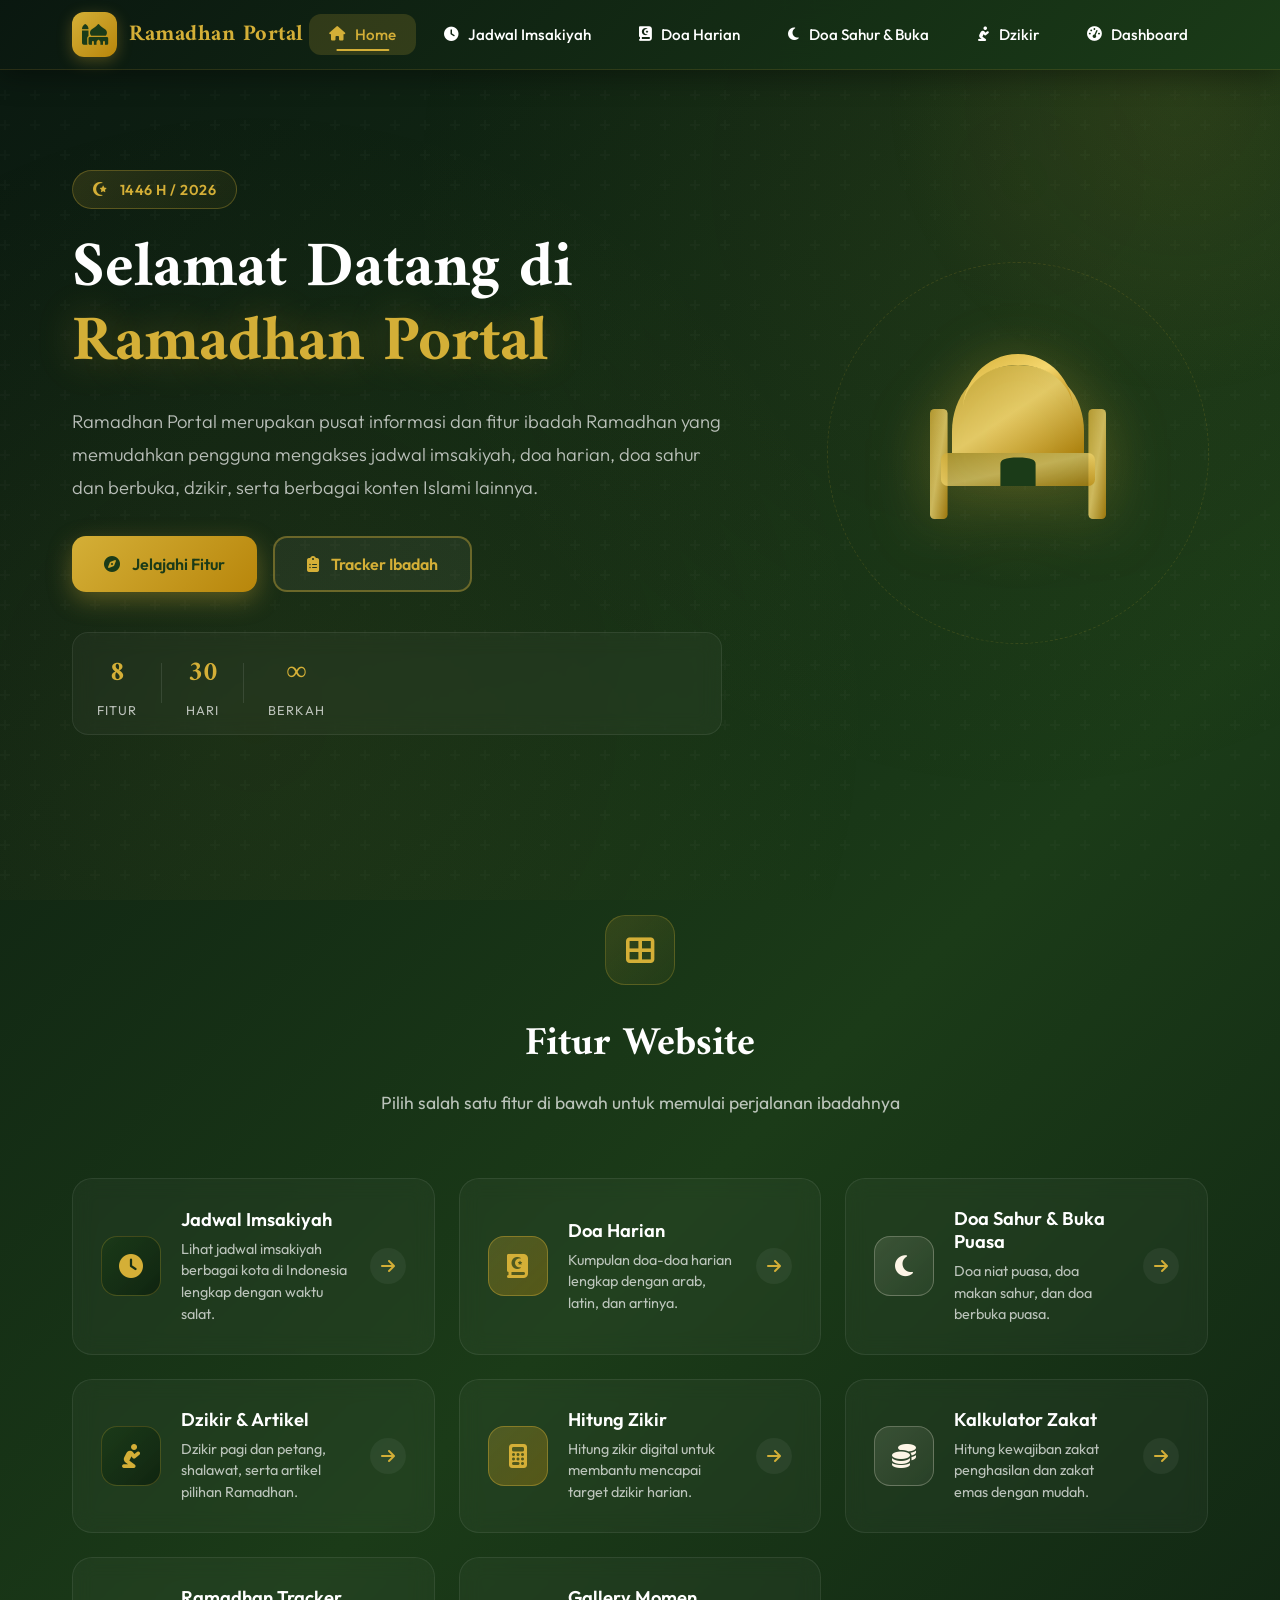
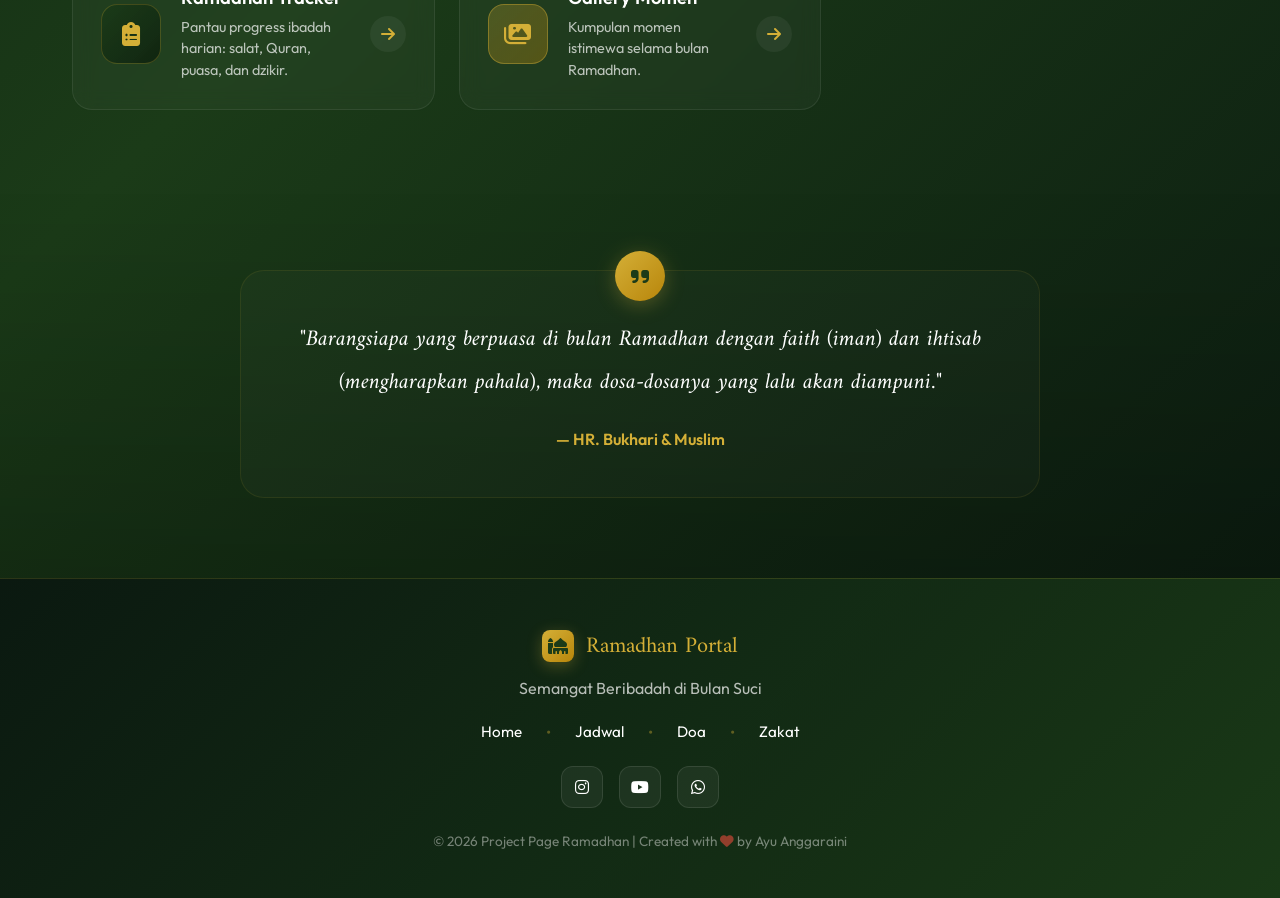
<file: index.html>
<!DOCTYPE html>
<html lang="id">

<head>
    <meta charset="UTF-8">
    <meta name="viewport" content="width=device-width, initial-scale=1.0">
<title>Ramadhan Portal - Pusat Navigasi Ibadah</title>
    <meta name="theme-color" content="#1B3B18">
    <meta name="msapplication-TileColor" content="#1B3B18">
    <meta name="apple-mobile-web-app-capable" content="yes">
    <link rel="preload" as="style" href="https://fonts.googleapis.com/css2?family=Amiri:wght@400;700&family=Outfit:wght@300;400;500;600;700&display=swap">
    <link rel="preload" as="style" href="https://cdnjs.cloudflare.com/ajax/libs/font-awesome/6.4.0/css/all.min.css">
    <link rel="dns-prefetch" href="//fonts.googleapis.com">
    <link rel="dns-prefetch" href="//cdnjs.cloudflare.com">
    <link rel="preconnect" href="https://fonts.googleapis.com">
    <link rel="preconnect" href="https://fonts.gstatic.com" crossorigin>
    <link href="https://fonts.googleapis.com/css2?family=Amiri:wght@400;700&family=Outfit:wght@300;400;500;600;700&display=swap" rel="stylesheet">
    <link rel="stylesheet" href="https://cdnjs.cloudflare.com/ajax/libs/font-awesome/6.4.0/css/all.min.css">
    <link rel="stylesheet" href="style.css">
</head>

<body>

    <!-- Decorative Background -->
    <div class="bg-pattern"></div>
    <div class="bg-glow"></div>

    <!-- Header with Navigation -->
    <header class="main-header">
        <nav class="navbar">
            <div class="navbar-container">
                <a href="index.html" class="navbar-brand">
                    <div class="brand-icon">
                        <i class="fas fa-mosque"></i>
                    </div>
                    <span class="brand-text">Ramadhan Portal</span>
                </a>
                
                <!-- Mobile Menu Toggle -->
                <button class="navbar-toggle" id="navbarToggle" aria-label="Toggle Menu">
                    <i class="fas fa-bars"></i>
                </button>

                <!-- Navigation Menu -->
                <ul class="navbar-menu" id="navbarMenu">
                    <li><a href="index.html" class="nav-link active">
                        <i class="fas fa-home"></i> <span>Home</span>
                    </a></li>
                    <li><a href="misi5/index.html" class="nav-link">
                        <i class="fas fa-clock"></i> <span>Jadwal Imsakiyah</span>
                    </a></li>
                    <li><a href="misi1/doa-harian.html" class="nav-link">
                        <i class="fas fa-book-quran"></i> <span>Doa Harian</span>
                    </a></li>
                    <li><a href="misi1/index.html" class="nav-link">
                        <i class="fas fa-moon"></i> <span>Doa Sahur & Buka</span>
                    </a></li>
                    <li><a href="misi1/dzikir.html" class="nav-link">
                        <i class="fas fa-pray"></i> <span>Dzikir</span>
                    </a></li>
                    <li><a href="misi6/index.html" class="nav-link">
                        <i class="fas fa-tachometer-alt"></i> <span>Dashboard</span>
                    </a></li>
                </ul>
            </div>
        </nav>
    </header>

    <!-- Main Content -->
    <main>
        <!-- Hero Section -->
        <section class="hero">
            <div class="hero-content">
                <div class="hero-badge">
                    <i class="fas fa-star-and-crescent"></i>
                    <span>1446 H / 2026</span>
                </div>
                <h1 class="hero-title">
                    Selamat Datang di<br>
                    <span class="highlight">Ramadhan Portal</span>
                </h1>
                <p class="hero-description">
                    Ramadhan Portal merupakan pusat informasi dan fitur ibadah Ramadhan
                    yang memudahkan pengguna mengakses jadwal imsakiyah, doa harian,
                    doa sahur dan berbuka, dzikir, serta berbagai konten Islami lainnya.
                </p>
                <div class="hero-cta">
                    <a href="#features" class="btn-primary">
                        <i class="fas fa-compass"></i> Jelajahi Fitur
                    </a>
                    <a href="misi4/index.html" class="btn-secondary">
                        <i class="fas fa-clipboard-list"></i> Tracker Ibadah
                    </a>
                </div>
                
                <!-- Stats -->
                <div class="hero-stats">
                    <div class="stat-item">
                        <span class="stat-number">8</span>
                        <span class="stat-label">Fitur</span>
                    </div>
                    <div class="stat-divider"></div>
                    <div class="stat-item">
                        <span class="stat-number">30</span>
                        <span class="stat-label">Hari</span>
                    </div>
                    <div class="stat-divider"></div>
                    <div class="stat-item">
                        <span class="stat-number">∞</span>
                        <span class="stat-label">Berkah</span>
                    </div>
                </div>
            </div>
            <div class="hero-decoration">
                <div class="mosque-icon">
                    <svg viewBox="0 0 100 100" class="mosque-svg">
                        <defs>
                            <linearGradient id="goldGrad" x1="0%" y1="0%" x2="100%" y2="100%">
                                <stop offset="0%" style="stop-color:#D4AF37"/>
                                <stop offset="50%" style="stop-color:#F5D76E"/>
                                <stop offset="100%" style="stop-color:#B8860B"/>
                            </linearGradient>
                        </defs>
                        <!-- Mosque dome -->
                        <path d="M50 10 C30 10 20 25 20 40 L20 50 L80 50 L80 40 C80 25 70 10 50 10" fill="url(#goldGrad)" opacity="0.9"/>
                        <path d="M50 5 C35 5 25 18 25 30 C25 20 35 10 50 10 C65 10 75 20 75 30 C75 18 65 5 50 5" fill="url(#goldGrad)"/>
                        <!-- Minarets -->
                        <rect x="10" y="30" width="8" height="50" rx="2" fill="url(#goldGrad)" opacity="0.8"/>
                        <rect x="82" y="30" width="8" height="50" rx="2" fill="url(#goldGrad)" opacity="0.8"/>
                        <!-- Base -->
                        <rect x="15" y="50" width="70" height="15" rx="3" fill="url(#goldGrad)" opacity="0.7"/>
                        <!-- Door -->
                        <path d="M42 65 L42 55 C42 53 44 52 50 52 C56 52 58 53 58 55 L58 65 Z" fill="#1B3B18"/>
                    </svg>
                </div>
            </div>
        </section>

        <!-- Features Section -->
        <section class="features" id="features">
            <div class="section-header">
                <div class="section-icon">
                    <i class="fas fa-th-large"></i>
                </div>
                <h2>Fitur Website</h2>
                <p>Pilih salah satu fitur di bawah untuk memulai perjalanan ibadahnya</p>
            </div>
            
            <div class="features-grid">
                <!-- Feature 1: Jadwal Imsakiyah -->
                <a href="misi5/index.html" class="feature-card">
                    <div class="feature-icon green">
                        <i class="fas fa-clock"></i>
                    </div>
                    <div class="feature-info">
                        <h3>Jadwal Imsakiyah</h3>
                        <p>Lihat jadwal imsakiyah berbagai kota di Indonesia lengkap dengan waktu salat.</p>
                    </div>
                    <div class="feature-arrow">
                        <i class="fas fa-arrow-right"></i>
                    </div>
                </a>

                <!-- Feature 2: Doa Harian -->
                <a href="misi1/doa-harian.html" class="feature-card">
                    <div class="feature-icon gold">
                        <i class="fas fa-book-quran"></i>
                    </div>
                    <div class="feature-info">
                        <h3>Doa Harian</h3>
                        <p>Kumpulan doa-doa harian lengkap dengan arab, latin, dan artinya.</p>
                    </div>
                    <div class="feature-arrow">
                        <i class="fas fa-arrow-right"></i>
                    </div>
                </a>

                <!-- Feature 3: Doa Sahur & Buka Puasa -->
                <a href="misi1/index.html" class="feature-card">
                    <div class="feature-icon cream">
                        <i class="fas fa-moon"></i>
                    </div>
                    <div class="feature-info">
                        <h3>Doa Sahur & Buka Puasa</h3>
                        <p>Doa niat puasa, doa makan sahur, dan doa berbuka puasa.</p>
                    </div>
                    <div class="feature-arrow">
                        <i class="fas fa-arrow-right"></i>
                    </div>
                </a>

                <!-- Feature 4: Dzikir & Artikel -->
                <a href="misi1/dzikir.html" class="feature-card">
                    <div class="feature-icon green">
                        <i class="fas fa-pray"></i>
                    </div>
                    <div class="feature-info">
                        <h3>Dzikir & Artikel</h3>
                        <p>Dzikir pagi dan petang, shalawat, serta artikel pilihan Ramadhan.</p>
                    </div>
                    <div class="feature-arrow">
                        <i class="fas fa-arrow-right"></i>
                    </div>
                </a>

                <!-- Feature 5: Hitung Zikir -->
                <a href="misi2/index.html" class="feature-card">
                    <div class="feature-icon gold">
                        <i class="fas fa-calculator"></i>
                    </div>
                    <div class="feature-info">
                        <h3>Hitung Zikir</h3>
                        <p>Hitung zikir digital untuk membantu mencapai target dzikir harian.</p>
                    </div>
                    <div class="feature-arrow">
                        <i class="fas fa-arrow-right"></i>
                    </div>
                </a>

                <!-- Feature 6: Kalkulator Zakat -->
                <a href="misi3/index.html" class="feature-card">
                    <div class="feature-icon cream">
                        <i class="fas fa-coins"></i>
                    </div>
                    <div class="feature-info">
                        <h3>Kalkulator Zakat</h3>
                        <p>Hitung kewajiban zakat penghasilan dan zakat emas dengan mudah.</p>
                    </div>
                    <div class="feature-arrow">
                        <i class="fas fa-arrow-right"></i>
                    </div>
                </a>

                <!-- Feature 7: Ramadhan Tracker -->
                <a href="misi4/index.html" class="feature-card">
                    <div class="feature-icon green">
                        <i class="fas fa-clipboard-list"></i>
                    </div>
                    <div class="feature-info">
                        <h3>Ramadhan Tracker</h3>
                        <p>Pantau progress ibadah harian: salat, Quran, puasa, dan dzikir.</p>
                    </div>
                    <div class="feature-arrow">
                        <i class="fas fa-arrow-right"></i>
                    </div>
                </a>

                <!-- Feature 8: Gallery -->
                <a href="misi1/gallery.html" class="feature-card">
                    <div class="feature-icon gold">
                        <i class="fas fa-images"></i>
                    </div>
                    <div class="feature-info">
                        <h3>Gallery Momen</h3>
                        <p>Kumpulan momen istimewa selama bulan Ramadhan.</p>
                    </div>
                    <div class="feature-arrow">
                        <i class="fas fa-arrow-right"></i>
                    </div>
                </a>
            </div>
        </section>

        <!-- Quote Section -->
        <section class="quote-section">
            <div class="quote-content">
                <div class="quote-icon">
                    <i class="fas fa-quote-right"></i>
                </div>
                <blockquote>
                    "Barangsiapa yang berpuasa di bulan Ramadhan dengan faith (iman) dan ihtisab (mengharapkan pahala), 
                    maka dosa-dosanya yang lalu akan diampuni."
                </blockquote>
                <cite>— HR. Bukhari & Muslim</cite>
            </div>
        </section>
    </main>

    <!-- Footer -->
    <footer class="main-footer">
        <div class="footer-content">
            <div class="footer-brand">
                <div class="brand-icon small">
                    <i class="fas fa-mosque"></i>
                </div>
                <span>Ramadhan Portal</span>
            </div>
            <p class="footer-tagline">Semangat Beribadah di Bulan Suci</p>
            <div class="footer-links">
                <a href="index.html">Home</a>
                <span class="separator">•</span>
                <a href="misi5/index.html">Jadwal</a>
                <span class="separator">•</span>
                <a href="misi1/doa-harian.html">Doa</a>
                <span class="separator">•</span>
                <a href="misi3/index.html">Zakat</a>
            </div>
            <div class="footer-social">
                <a href="#" class="social-icon"><i class="fab fa-instagram"></i></a>
                <a href="#" class="social-icon"><i class="fab fa-youtube"></i></a>
                <a href="#" class="social-icon"><i class="fab fa-whatsapp"></i></a>
            </div>
            <p class="footer-copyright">
                &copy; 2026 Project Page Ramadhan | Created with <i class="fas fa-heart"></i> by Ayu Anggaraini
            </p>
        </div>
    </footer>

    <!-- Mobile Menu Script -->
    <script>
        document.getElementById('navbarToggle').addEventListener('click', function() {
            document.getElementById('navbarMenu').classList.toggle('active');
            this.querySelector('i').classList.toggle('fa-bars');
            this.querySelector('i').classList.toggle('fa-times');
        });

        // Close menu when clicking outside
        document.addEventListener('click', function(event) {
            const menu = document.getElementById('navbarMenu');
            const toggle = document.getElementById('navbarToggle');
            if (!menu.contains(event.target) && !toggle.contains(event.target)) {
                menu.classList.remove('active');
                toggle.querySelector('i').classList.add('fa-bars');
                toggle.querySelector('i').classList.remove('fa-times');
            }
        });
    </script>

</body>

</html>
</file>
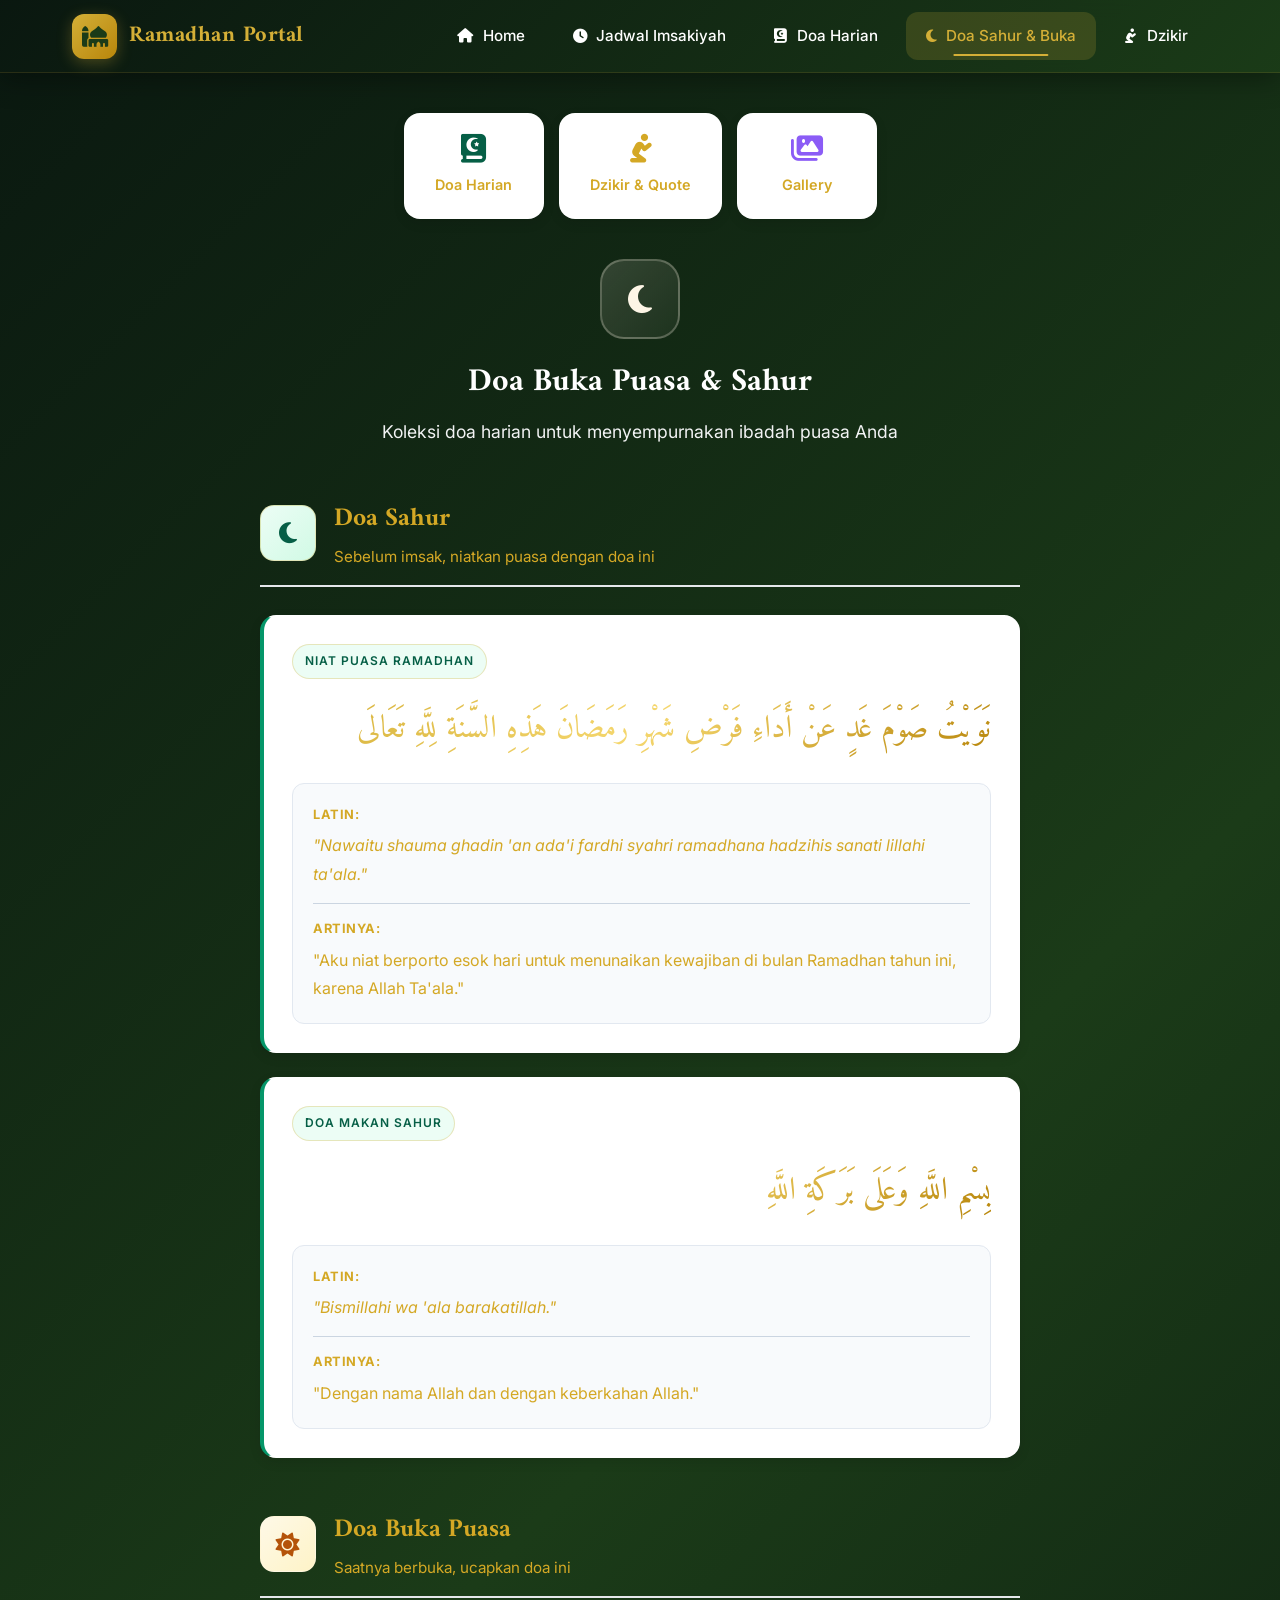
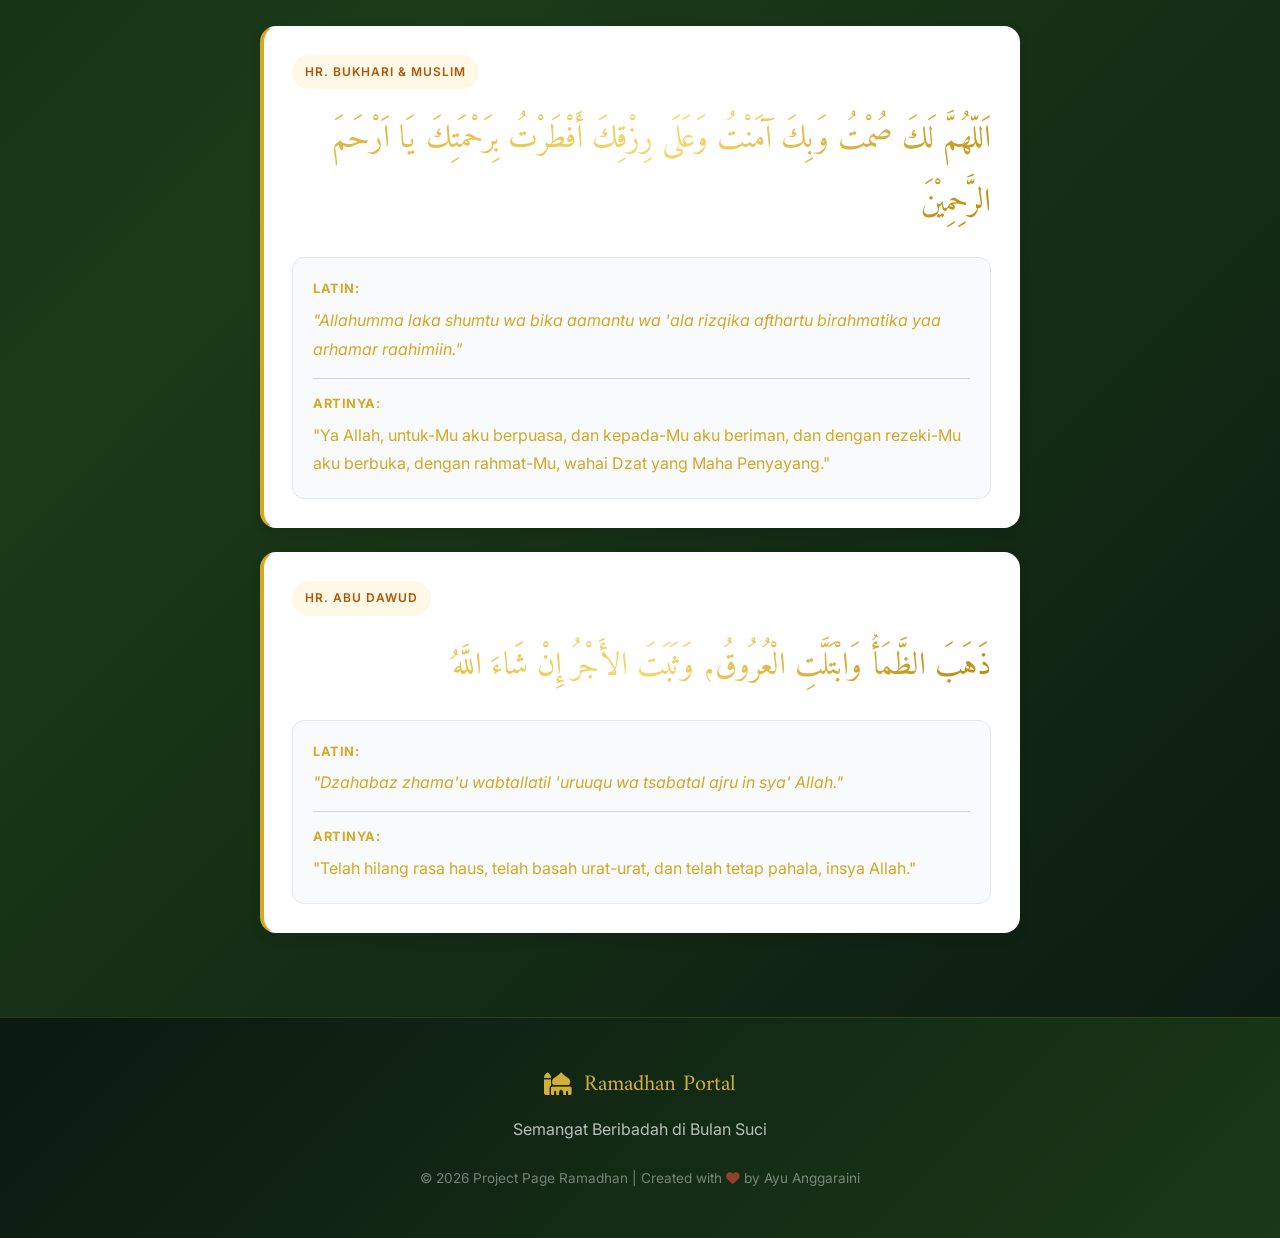
<file: misi1/index.html>
<!DOCTYPE html>
<html lang="id">

<head>
    <meta charset="UTF-8">
    <meta name="viewport" content="width=device-width, initial-scale=1.0">
    <title>Doa Buka Puasa & Sahur | Page Ramadhan</title>
    <link rel="stylesheet" href="style.css">
    <link href="https://fonts.googleapis.com/css2?family=Amiri&family=Inter:wght@400;500;600;700&display=swap" rel="stylesheet">
    <link rel="stylesheet" href="https://cdnjs.cloudflare.com/ajax/libs/font-awesome/6.4.0/css/all.min.css">
    <link rel="stylesheet" href="../style.css">
    <style>
        :root {
            --primary-green: #065f46;
            --light-green: #ecfdf5;
            --green-border: #059669;
            --gold: #d4a825;
            --gold-light: #fef9e7;
            --amber: #b45309;
            --text-dark: #d4a825;
            --text-medium: #d4a825;
            --text-light: #d4a825;
            --bg-body: #fafaf9;
            --bg-card: #ffffff;
            --shadow-sm: 0 1px 3px rgba(0, 0, 0, 0.08);
            --shadow-md: 0 4px 12px rgba(0, 0, 0, 0.1);
        }
        body { font-family: 'Inter', sans-serif; background-color: var(--bg-body); color: var(--text-dark); line-height: 1.7; }
        .container { max-width: 800px; margin: 0 auto; padding: 40px 20px 60px; }
        
        .quick-nav { display: flex; gap: 15px; margin-bottom: 40px; flex-wrap: wrap; justify-content: center; }
        .nav-card { display: flex; flex-direction: column; align-items: center; justify-content: center; background: white; padding: 20px 30px; border-radius: 16px; text-decoration: none; box-shadow: var(--shadow-md); transition: all 0.3s ease; min-width: 140px; gap: 10px; }
        .nav-card:hover { transform: translateY(-4px); box-shadow: 0 8px 24px rgba(0,0,0,0.12); }
        .nav-card i { font-size: 1.8rem; color: var(--primary-green); }
        .nav-card:nth-child(2) i { color: var(--gold); }
        .nav-card:nth-child(3) i { color: #8b5cf6; }
        .nav-card span { font-size: 0.9rem; font-weight: 600; color: var(--text-dark); }
        
        .prayer-category { margin-top: 50px; }
        .category-header { display: flex; align-items: center; gap: 18px; margin-bottom: 28px; padding-bottom: 15px; border-bottom: 2px solid #e5e7eb; }
        .category-icon { width: 56px; height: 56px; border-radius: 14px; display: flex; align-items: center; justify-content: center; font-size: 1.5rem; flex-shrink: 0; }
        .sahur-header .category-icon { background: linear-gradient(135deg, var(--light-green), #d1fae5); color: var(--primary-green); }
        .buka-header .category-icon { background: linear-gradient(135deg, var(--gold-light), #fef3c7); color: var(--amber); }
        .category-header h2 { font-size: 1.6rem; font-weight: 700; color: var(--text-dark); margin-bottom: 4px; }
        .category-subtitle { font-size: 0.95rem; color: var(--text-light); }
        
        .prayer-card { background: var(--bg-card); border-radius: 16px; padding: 28px; margin-bottom: 24px; box-shadow: var(--shadow-md); transition: transform 0.2s ease; }
        .prayer-card:hover { transform: translateY(-2px); box-shadow: 0 8px 24px rgba(0,0,0,0.12); }
        .sahur-card { border-left: 4px solid var(--green-border); }
        .buka-card { border-left: 4px solid var(--gold); }
        .prayer-label, .prayer-source { display: inline-block; font-size: 0.75rem; font-weight: 600; text-transform: uppercase; letter-spacing: 1px; padding: 6px 12px; border-radius: 20px; margin-bottom: 18px; }
        .sahur-card .prayer-label { background: var(--light-green); color: var(--primary-green); }
        .buka-card .prayer-source { background: var(--gold-light); color: var(--amber); }
        
        .arabic-text { font-family: 'Amiri', serif; font-size: 2rem; text-align: right; direction: rtl; line-height: 2; margin-bottom: 22px; color: #0f172a; }
        .translation-box { background: #f8fafc; border-radius: 12px; padding: 20px; border: 1px solid #e2e8f0; }
        .label { font-size: 0.8rem; font-weight: 700; text-transform: uppercase; letter-spacing: 0.5px; color: var(--text-light); margin-bottom: 6px; }
        .latin-text { font-size: 1rem; font-style: italic; color: var(--text-medium); line-height: 1.8; }
        hr { border: 0; border-top: 1px solid #cbd5e1; margin: 14px 0; }
        .meaning-text { font-size: 1rem; color: var(--text-dark); line-height: 1.8; }
        
        @media (max-width: 640px) {
            .quick-nav { gap: 10px; }
            .nav-card { padding: 16px 20px; min-width: 100px; }
            .nav-card i { font-size: 1.5rem; }
            .nav-card span { font-size: 0.8rem; }
            .category-header { gap: 14px; }
            .category-icon { width: 48px; height: 48px; font-size: 1.3rem; }
            .category-header h2 { font-size: 1.35rem; }
            .prayer-card { padding: 20px; border-radius: 12px; }
            .arabic-text { font-size: 1.5rem; line-height: 2.2; }
            .translation-box { padding: 16px; }
            .latin-text, .meaning-text { font-size: 0.95rem; }
        }
    </style>
</head>
<body>

    <!-- Header with Navigation -->
    <header class="main-header">
        <nav class="navbar">
            <div class="navbar-container">
                <a href="../index.html" class="navbar-brand">
                    <div class="brand-icon"><i class="fas fa-mosque"></i></div>
                    <span class="brand-text">Ramadhan Portal</span>
                </a>
                <button class="navbar-toggle" id="navbarToggle" aria-label="Toggle Menu"><i class="fas fa-bars"></i></button>
                <ul class="navbar-menu" id="navbarMenu">
                    <li><a href="../index.html" class="nav-link"><i class="fas fa-home"></i> <span>Home</span></a></li>
                    <li><a href="../misi5/index.html" class="nav-link"><i class="fas fa-clock"></i> <span>Jadwal Imsakiyah</span></a></li>
                    <li><a href="doa-harian.html" class="nav-link"><i class="fas fa-book-quran"></i> <span>Doa Harian</span></a></li>
                    <li><a href="index.html" class="nav-link active"><i class="fas fa-moon"></i> <span>Doa Sahur & Buka</span></a></li>
                    <li><a href="dzikir.html" class="nav-link"><i class="fas fa-pray"></i> <span>Dzikir</span></a></li>
                </ul>
            </div>
        </nav>
    </header>

    <main class="container">

        <!-- Quick Navigation -->
        <nav class="quick-nav">
            <a href="doa-harian.html" class="nav-card">
                <i class="fas fa-book-quran"></i>
                <span>Doa Harian</span>
            </a>
            <a href="dzikir.html" class="nav-card">
                <i class="fas fa-pray"></i>
                <span>Dzikir & Quote</span>
            </a>
            <a href="gallery.html" class="nav-card">
                <i class="fas fa-images"></i>
                <span>Gallery</span>
            </a>
        </nav>

        <!-- Page Header -->
        <div class="page-header" style="text-align: center; margin-bottom: 2rem;">
            <div class="page-icon cream" style="width: 80px; height: 80px; background: linear-gradient(135deg, rgba(253,245,230,0.15), rgba(253,245,230,0.05)); border-radius: 24px; display: inline-flex; align-items: center; justify-content: center; margin-bottom: 1rem; border: 2px solid rgba(253,245,230,0.25);">
                <i class="fas fa-moon" style="font-size: 2rem; color: #FDF5E6;"></i>
            </div>
            <h1 style="font-family: 'Amiri', serif; font-size: 2rem; margin-bottom: 0.5rem;">Doa Buka Puasa & Sahur</h1>
            <p style="color: #f2f3f4;">Koleksi doa harian untuk menyempurnakan ibadah puasa Anda</p>
        </div>

        <!-- Section Sahur -->
        <section id="sahur" class="prayer-category">
            <div class="category-header sahur-header">
                <div class="category-icon"><i class="fas fa-moon"></i></div>
                <div>
                    <h2>Doa Sahur</h2>
                    <p class="category-subtitle">Sebelum imsak, niatkan puasa dengan doa ini</p>
                </div>
            </div>

            <article class="prayer-card sahur-card">
                <div class="prayer-label">Niat Puasa Ramadhan</div>
                <p class="arabic-text">نَوَيْتُ صَوْمَ غَدٍ عَنْ أَدَاءِ فَرْضِ شَهْرِ رَمَضَانَ هَذِهِ السَّنَةِ لِلَّهِ تَعَالَى</p>
                <div class="translation-box">
                    <p class="label">Latin:</p>
                    <p class="latin-text">"Nawaitu shauma ghadin 'an ada'i fardhi syahri ramadhana hadzihis sanati lillahi ta'ala."</p>
                    <hr>
                    <p class="label">Artinya:</p>
                    <p class="meaning-text">"Aku niat berporto esok hari untuk menunaikan kewajiban di bulan Ramadhan tahun ini, karena Allah Ta'ala."</p>
                </div>
            </article>

            <article class="prayer-card sahur-card">
                <div class="prayer-label">Doa Makan Sahur</div>
                <p class="arabic-text">بِسْمِ اللَّهِ وَعَلَى بَرَكَةِ اللَّهِ</p>
                <div class="translation-box">
                    <p class="label">Latin:</p>
                    <p class="latin-text">"Bismillahi wa 'ala barakatillah."</p>
                    <hr>
                    <p class="label">Artinya:</p>
                    <p class="meaning-text">"Dengan nama Allah dan dengan keberkahan Allah."</p>
                </div>
            </article>
        </section>

        <!-- Section Buka Puasa -->
        <section id="buka-puasa" class="prayer-category">
            <div class="category-header buka-header">
                <div class="category-icon"><i class="fas fa-sun"></i></div>
                <div>
                    <h2>Doa Buka Puasa</h2>
                    <p class="category-subtitle">Saatnya berbuka, ucapkan doa ini</p>
                </div>
            </div>

            <article class="prayer-card buka-card">
                <div class="prayer-source">HR. Bukhari & Muslim</div>
                <p class="arabic-text">اَللّهُمَّ لَكَ صُمْتُ وَبِكَ آمَنْتُ وَعَلَى رِزْقِكَ أَفْطَرْتُ بِرَحْمَتِكَ يَا اَرْحَمَ الرَّحِمِيْنَ</p>
                <div class="translation-box">
                    <p class="label">Latin:</p>
                    <p class="latin-text">"Allahumma laka shumtu wa bika aamantu wa 'ala rizqika afthartu birahmatika yaa arhamar raahimiin."</p>
                    <hr>
                    <p class="label">Artinya:</p>
                    <p class="meaning-text">"Ya Allah, untuk-Mu aku berpuasa, dan kepada-Mu aku beriman, dan dengan rezeki-Mu aku berbuka, dengan rahmat-Mu, wahai Dzat yang Maha Penyayang."</p>
                </div>
            </article>

            <article class="prayer-card buka-card">
                <div class="prayer-source">HR. Abu Dawud</div>
                <p class="arabic-text">ذَهَبَ الظَّمَأُ وَابْتَلَّتِ الْعُرُوقُ، وَثَبَتَ الأَجْرُ إِنْ شَاءَ اللَّهُ</p>
                <div class="translation-box">
                    <p class="label">Latin:</p>
                    <p class="latin-text">"Dzahabaz zhama'u wabtallatil 'uruuqu wa tsabatal ajru in sya' Allah."</p>
                    <hr>
                    <p class="label">Artinya:</p>
                    <p class="meaning-text">"Telah hilang rasa haus, telah basah urat-urat, dan telah tetap pahala, insya Allah."</p>
                </div>
            </article>
        </section>

    </main>

    <footer class="main-footer">
        <div class="footer-content">
            <div class="footer-brand"><i class="fas fa-mosque"></i> <span>Ramadhan Portal</span></div>
            <p class="footer-tagline">Semangat Beribadah di Bulan Suci</p>
            <p class="footer-copyright">&copy; 2026 Project Page Ramadhan | Created with <i class="fas fa-heart" style="color: #e74c3c;"></i> by Ayu Anggaraini</p>
        </div>
    </footer>

    <script>
        document.getElementById('navbarToggle').addEventListener('click', function() {
            document.getElementById('navbarMenu').classList.toggle('active');
            this.querySelector('i').classList.toggle('fa-bars');
            this.querySelector('i').classList.toggle('fa-times');
        });
    </script>

</body>
</html>
</file>
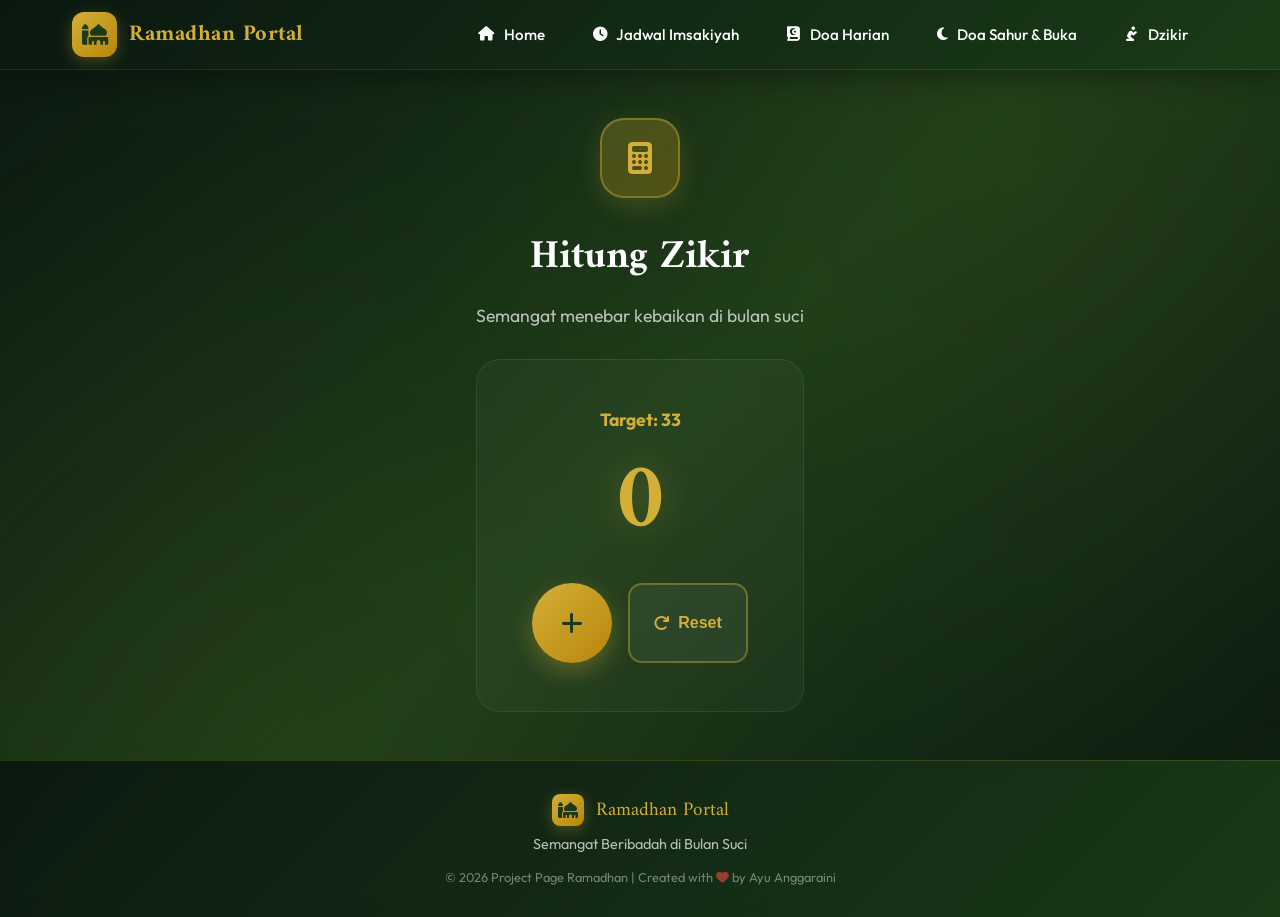
<file: misi2/index.html>
<!DOCTYPE html>
<html lang="id">

<head>
    <meta charset="UTF-8">
    <meta name="viewport" content="width=device-width, initial-scale=1.0">
    <title>Hitung Zikir - Ramadhan Kareem</title>
    <link rel="preconnect" href="https://fonts.googleapis.com">
    <link rel="preconnect" href="https://fonts.gstatic.com" crossorigin>
    <link href="https://fonts.googleapis.com/css2?family=Amiri:wght@400;700&family=Outfit:wght@300;400;500;600;700&display=swap" rel="stylesheet">
    <link rel="stylesheet" href="https://cdnjs.cloudflare.com/ajax/libs/font-awesome/6.4.0/css/all.min.css">
<link rel="stylesheet" href="../style.css">
    <link rel="stylesheet" href="style.css">
</head>

<body>

    <!-- Decorative Background -->
    <div class="bg-pattern"></div>

    <!-- Header with Navigation -->
    <header class="main-header">
        <nav class="navbar">
            <div class="navbar-container">
                <a href="../index.html" class="navbar-brand">
                    <div class="brand-icon">
                        <i class="fas fa-mosque"></i>
                    </div>
                    <span class="brand-text">Ramadhan Portal</span>
                </a>
                
                <!-- Mobile Menu Toggle -->
                <button class="navbar-toggle" id="navbarToggle" aria-label="Toggle Menu">
                    <i class="fas fa-bars"></i>
                </button>

                <!-- Navigation Menu -->
                <ul class="navbar-menu" id="navbarMenu">
                    <li><a href="../index.html" class="nav-link">
                        <i class="fas fa-home"></i> <span>Home</span>
                    </a></li>
                    <li><a href="../misi5/index.html" class="nav-link">
                        <i class="fas fa-clock"></i> <span>Jadwal Imsakiyah</span>
                    </a></li>
                    <li><a href="../misi1/doa-harian.html" class="nav-link">
                        <i class="fas fa-book-quran"></i> <span>Doa Harian</span>
                    </a></li>
                    <li><a href="../misi1/index.html" class="nav-link">
                        <i class="fas fa-moon"></i> <span>Doa Sahur & Buka</span>
                    </a></li>
                    <li><a href="../misi1/dzikir.html" class="nav-link">
                        <i class="fas fa-pray"></i> <span>Dzikir</span>
                    </a></li>
                </ul>
            </div>
        </nav>
    </header>

    <main class="container">
        <!-- Page Header -->
        <div class="page-header">
            <div class="page-icon gold">
                <i class="fas fa-calculator"></i>
            </div>
            <h1>Hitung Zikir</h1>
            <p>Semangat menebar kebaikan di bulan suci</p>
        </div>

        <!-- Counter Container -->
        <div class="counter-container">
            <section class="target-info">
                <span>Target: <span id="target-value">33</span>
            </section>

            <section class="counter-display">
                <span id="counter-number">0</span>
            </section>

            <section class="controls">
                <button id="add-btn" class="btn btn-primary" aria-label="Tambah Hitungan">
                    <i class="fas fa-plus"></i>
                </button>
                <button id="reset-btn" class="btn btn-secondary" aria-label="Reset Hitungan">
                    <i class="fas fa-redo"></i> Reset
                </button>
            </section>

            <div id="notification-area" class="notification hidden">
                <p><i class="fas fa-check-circle"></i> Target tercapai! ✨</p>
            </div>
    </main>

    <!-- Footer -->
    <footer class="main-footer">
        <div class="footer-content">
            <div class="footer-brand">
                <div class="brand-icon small">
                    <i class="fas fa-mosque"></i>
                </div>
                <span>Ramadhan Portal</span>
            </div>
            <p class="footer-tagline">Semangat Beribadah di Bulan Suci</p>
            <p class="footer-copyright">
                &copy; 2026 Project Page Ramadhan | Created with <i class="fas fa-heart"></i> by Ayu Anggaraini
            </p>
        </div>
    </footer>

    <!-- Mobile Menu Script -->
    <script>
        document.getElementById('navbarToggle').addEventListener('click', function() {
            document.getElementById('navbarMenu').classList.toggle('active');
            this.querySelector('i').classList.toggle('fa-bars');
            this.querySelector('i').classList.toggle('fa-times');
        });
    </script>

    <script src="script.js"></script>
</body>

</html>
</file>
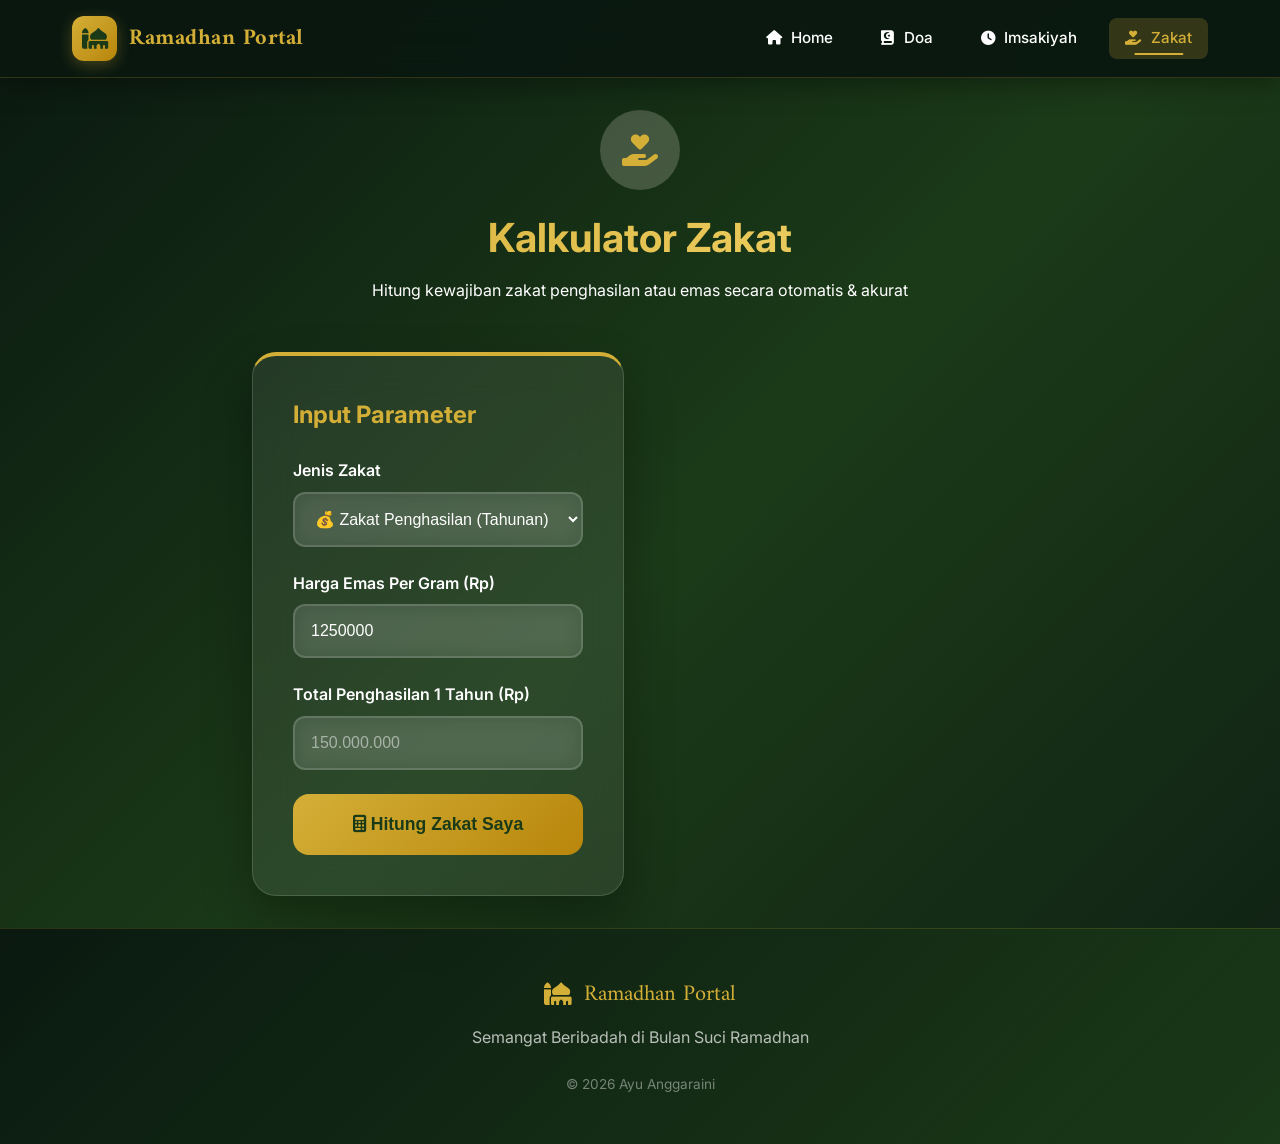
<file: misi3/index.html>
<!DOCTYPE html>
<html lang="id">
<head>
    <meta charset="UTF-8">
    <meta name="viewport" content="width=device-width, initial-scale=1.0">
    <title>Kalkulator Zakat | Ramadhan Portal</title>
    <link rel="stylesheet" href="../style.css">
    <link rel="stylesheet" href="style.css">
    <link rel="stylesheet" href="https://cdnjs.cloudflare.com/ajax/libs/font-awesome/6.4.0/css/all.min.css">
    <link href="https://fonts.googleapis.com/css2?family=Amiri:wght@400;700&family=Inter:wght@400;500;600;700&display=swap" rel="stylesheet">
</head>
<body>
    <header class="main-header">
        <nav class="navbar">
            <div class="navbar-container">
                <a href="../index.html" class="navbar-brand">
                    <div class="brand-icon"><i class="fas fa-mosque"></i></div>
                    <span class="brand-text">Ramadhan Portal</span>
                </a>
                <button class="navbar-toggle" id="navbarToggle"><i class="fas fa-bars"></i></button>
                <ul class="navbar-menu" id="navbarMenu">
                    <li><a href="../index.html" class="nav-link"><i class="fas fa-home"></i> Home</a></li>
                    <li><a href="../misi1/" class="nav-link"><i class="fas fa-book-quran"></i> Doa</a></li>
                    <li><a href="../misi5/index.html" class="nav-link"><i class="fas fa-clock"></i> Imsakiyah</a></li>
                    <li><a href="#" class="nav-link active"><i class="fas fa-hand-holding-heart"></i> Zakat</a></li>
                </ul>
            </div>
        </nav>
    </header>

    <main class="container">
        <div class="page-header">
            <div class="page-icon cream">
                <i class="fas fa-hand-holding-heart"></i>
            </div>
            <h1>Kalkulator Zakat</h1>
            <p>Hitung kewajiban zakat penghasilan atau emas secara otomatis & akurat</p>
        </div>

        <div class="calc-grid">
            <div class="calc-card left">
                <h2 class="calc-title">Input Parameter</h2>
                <div class="form-group">
                    <label class="form-label">Jenis Zakat</label>
                    <select id="zakatType" class="form-select">
                        <option value="penghasilan">💰 Zakat Penghasilan (Tahunan)</option>
                        <option value="emas">✨ Zakat Emas/Perhiasan</option>
                    </select>
                </div>
                <div class="form-group">
                    <label class="form-label">Harga Emas Per Gram (Rp)</label>
                    <input type="number" id="goldPrice" class="form-input" value="1250000" placeholder="1.250.000">
                </div>
                <div id="penghasilanGroup">
                    <div class="form-group">
                        <label class="form-label">Total Penghasilan 1 Tahun (Rp)</label>
                        <input type="number" id="income" class="form-input" placeholder="150.000.000">
                    </div>
                </div>
                <div id="emasGroup" class="hidden">
                    <div class="form-group">
                        <label class="form-label">Total Berat Emas (gram)</label>
                        <input type="number" id="goldWeight" class="form-input" step="0.01" placeholder="100">
                    </div>
                </div>
                <button id="calcBtn" class="calc-btn">
                    <i class="fas fa-calculator"></i> Hitung Zakat Saya
                </button>
            </div>

            <div class="calc-card right" id="resultSection" style="display: none;">
                <h2 class="calc-title">Hasil Perhitungan</h2>
                <div class="result-item result-total">
                    <div class="result-label">Total Harta</div>
                    <div id="totalHarta" class="result-value">Rp 0</div>
                </div>
                <div class="result-item result-nisab">
                    <div class="result-label">Nisab (85 gram emas)</div>
                    <div id="nisabValue" class="result-value">Rp 0</div>
                </div>
                <div class="status-container">
                    <span id="statusBadge" class="status-badge">Loading...</span>
                </div>
                <div id="zakatResultBox" class="zakat-display" style="display: none;">
                    <div class="zakat-title">Zakat Wajib Dibayar</div>
                    <div id="zakatAmount" class="zakat-value">Rp 0</div>
                </div>
            </div>
        </div>
    </main>

    <footer class="main-footer">
        <div class="footer-content">
            <div class="footer-brand"><i class="fas fa-mosque"></i> Ramadhan Portal</div>
            <p class="footer-tagline">Semangat Beribadah di Bulan Suci Ramadhan</p>
            <p class="footer-copyright">© 2026 Ayu Anggaraini</p>
        </div>
    </footer>
    <script src="script.js"></script>
</body>
</html>
</file>
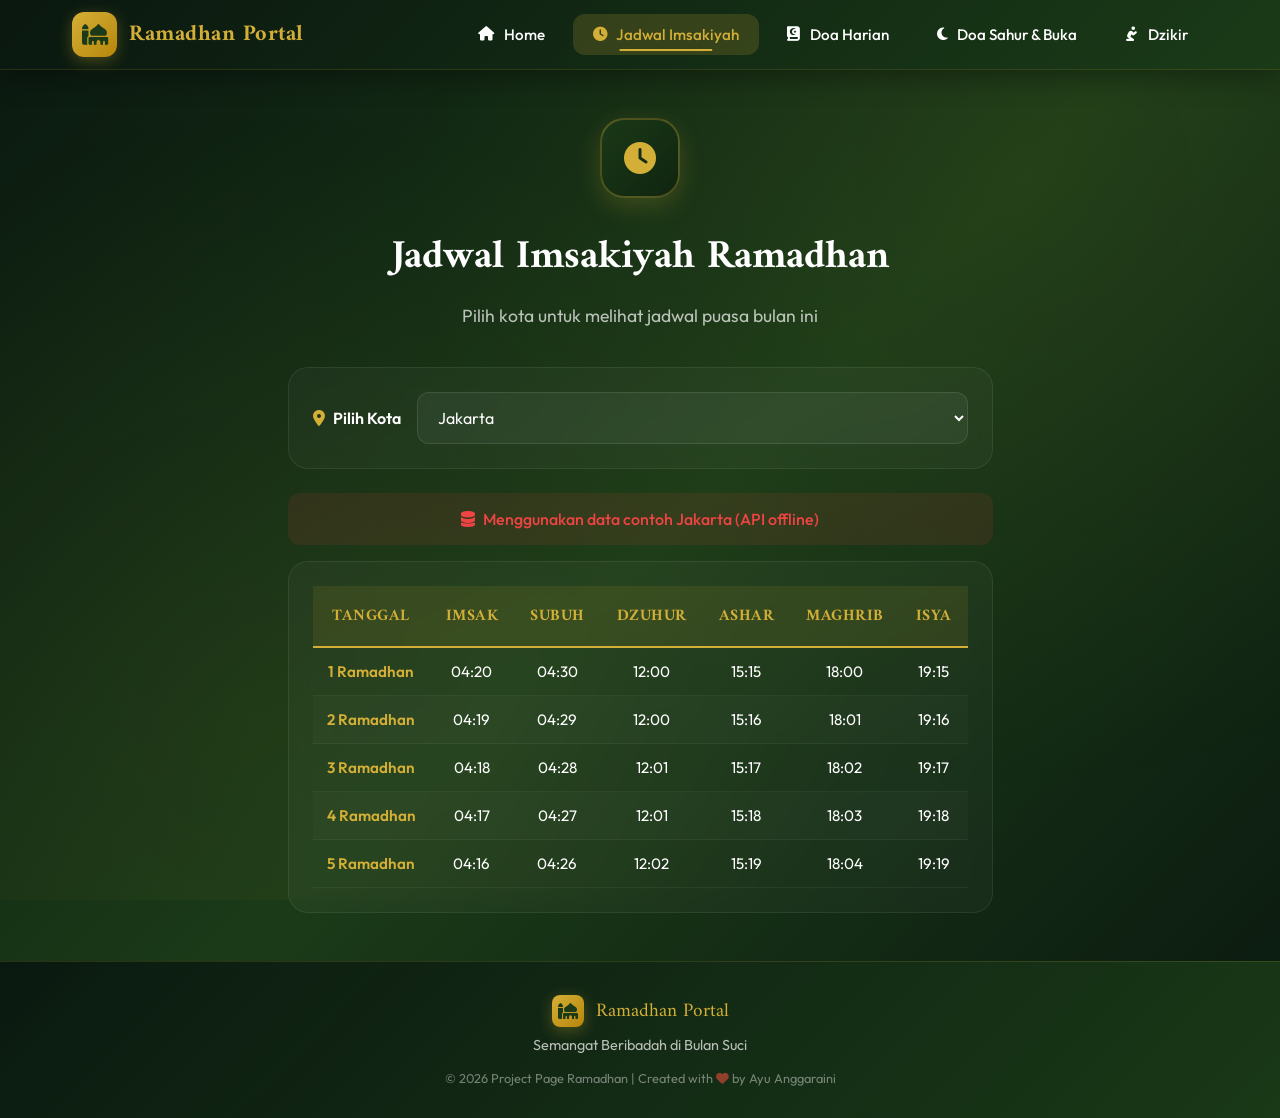
<file: misi5/index.html>
<!DOCTYPE html>
<html lang="id">
<head>
    <meta charset="UTF-8">
    <meta name="viewport" content="width=device-width, initial-scale=1.0">
<title>Jadwal Imsakiyah - Ramadhan Kareem</title>
    <meta name="theme-color" content="#1B3B18">
    <link rel="preload" as="style" href="https://fonts.googleapis.com/css2?family=Amiri:wght@400;700&family=Outfit:wght@300;400;500;600;700&display=swap">
    <link rel="preload" as="style" href="https://cdnjs.cloudflare.com/ajax/libs/font-awesome/6.4.0/css/all.min.css">
    <link rel="preconnect" href="https://fonts.googleapis.com">
    <link rel="preconnect" href="https://fonts.gstatic.com" crossorigin>
    <link href="https://fonts.googleapis.com/css2?family=Amiri:wght@400;700&family=Outfit:wght@300;400;500;600;700&display=swap" rel="stylesheet">
    <link rel="stylesheet" href="https://cdnjs.cloudflare.com/ajax/libs/font-awesome/6.4.0/css/all.min.css">
    <link rel="stylesheet" href="style.css">
</head>
<body>

    <!-- Decorative Background -->
    <div class="bg-pattern"></div>

    <!-- Header with Navigation -->
    <header class="main-header">
        <nav class="navbar">
            <div class="navbar-container">
                <a href="../index.html" class="navbar-brand">
                    <div class="brand-icon">
                        <i class="fas fa-mosque"></i>
                    </div>
                    <span class="brand-text">Ramadhan Portal</span>
                </a>
                
                <!-- Mobile Menu Toggle -->
                <button class="navbar-toggle" id="navbarToggle" aria-label="Toggle Menu">
                    <i class="fas fa-bars"></i>
                </button>

                <!-- Navigation Menu -->
                <ul class="navbar-menu" id="navbarMenu">
                    <li><a href="../index.html" class="nav-link">
                        <i class="fas fa-home"></i> <span>Home</span>
                    </a></li>
                    <li><a href="index.html" class="nav-link active">
                        <i class="fas fa-clock"></i> <span>Jadwal Imsakiyah</span>
                    </a></li>
                    <li><a href="../misi1/doa-harian.html" class="nav-link">
                        <i class="fas fa-book-quran"></i> <span>Doa Harian</span>
                    </a></li>
                    <li><a href="../misi1/index.html" class="nav-link">
                        <i class="fas fa-moon"></i> <span>Doa Sahur & Buka</span>
                    </a></li>
                    <li><a href="../misi1/dzikir.html" class="nav-link">
                        <i class="fas fa-pray"></i> <span>Dzikir</span>
                    </a></li>
                </ul>
            </div>
        </nav>
    </header>

    <main class="container">

        <!-- Page Header -->
        <div class="page-header">
            <div class="page-icon green">
                <i class="fas fa-clock"></i>
            </div>
            <h1>Jadwal Imsakiyah Ramadhan</h1>
            <p>Pilih kota untuk melihat jadwal puasa bulan ini</p>
        </div>

        <section class="controls">
            <label for="city">
                <i class="fas fa-map-marker-alt"></i> Pilih Kota
            </label>
            <select id="city">
                <option value="1301">Jakarta</option>
                <option value="1305">Bandung</option>
                <option value="1631">Surabaya</option>
                <option value="1204">Yogyakarta</option>
                <option value="1505">Semarang</option>
                <option value="1471">Medan</option>
                <option value="1690">Makassar</option>
                <option value="1101">Aceh</option>
                <option value="1602">Malang</option>
                <option value="1213">Solo</option>
            </select>
        </section>

        <section id="status">
            <p id="loading" class="hidden"><i class="fas fa-spinner fa-spin"></i> Memuat data...</p>
            <p id="error" class="hidden"><i class="fas fa-exclamation-triangle"></i> Gagal memuat data. Silakan coba lagi.</p>
        </section>

        <section class="table-container">
            <table id="imsakiyahTable">
                <thead>
                    <tr>
                        <th>Tanggal</th>
                        <th>Imsak</th>
                        <th>Subuh</th>
                        <th>Dzuhur</th>
                        <th>Ashar</th>
                        <th>Maghrib</th>
                        <th>Isya</th>
                    </tr>
                </thead>
                <tbody>
                    <!-- Data akan diisi oleh JavaScript -->
                </tbody>
            </table>
        </section>

    </main>

    <!-- Footer -->
    <footer class="main-footer">
        <div class="footer-content">
            <div class="footer-brand">
                <div class="brand-icon small">
                    <i class="fas fa-mosque"></i>
                </div>
                <span>Ramadhan Portal</span>
            </div>
            <p class="footer-tagline">Semangat Beribadah di Bulan Suci</p>
            <p class="footer-copyright">
                &copy; 2026 Project Page Ramadhan | Created with <i class="fas fa-heart"></i> by Ayu Anggaraini
            </p>
        </div>
    </footer>

    <!-- Mobile Menu Script -->
    <script>
        document.getElementById('navbarToggle').addEventListener('click', function() {
            document.getElementById('navbarMenu').classList.toggle('active');
            this.querySelector('i').classList.toggle('fa-bars');
            this.querySelector('i').classList.toggle('fa-times');
        });
    </script>

    <script src="script.js"></script>

</body>
</html>
</file>
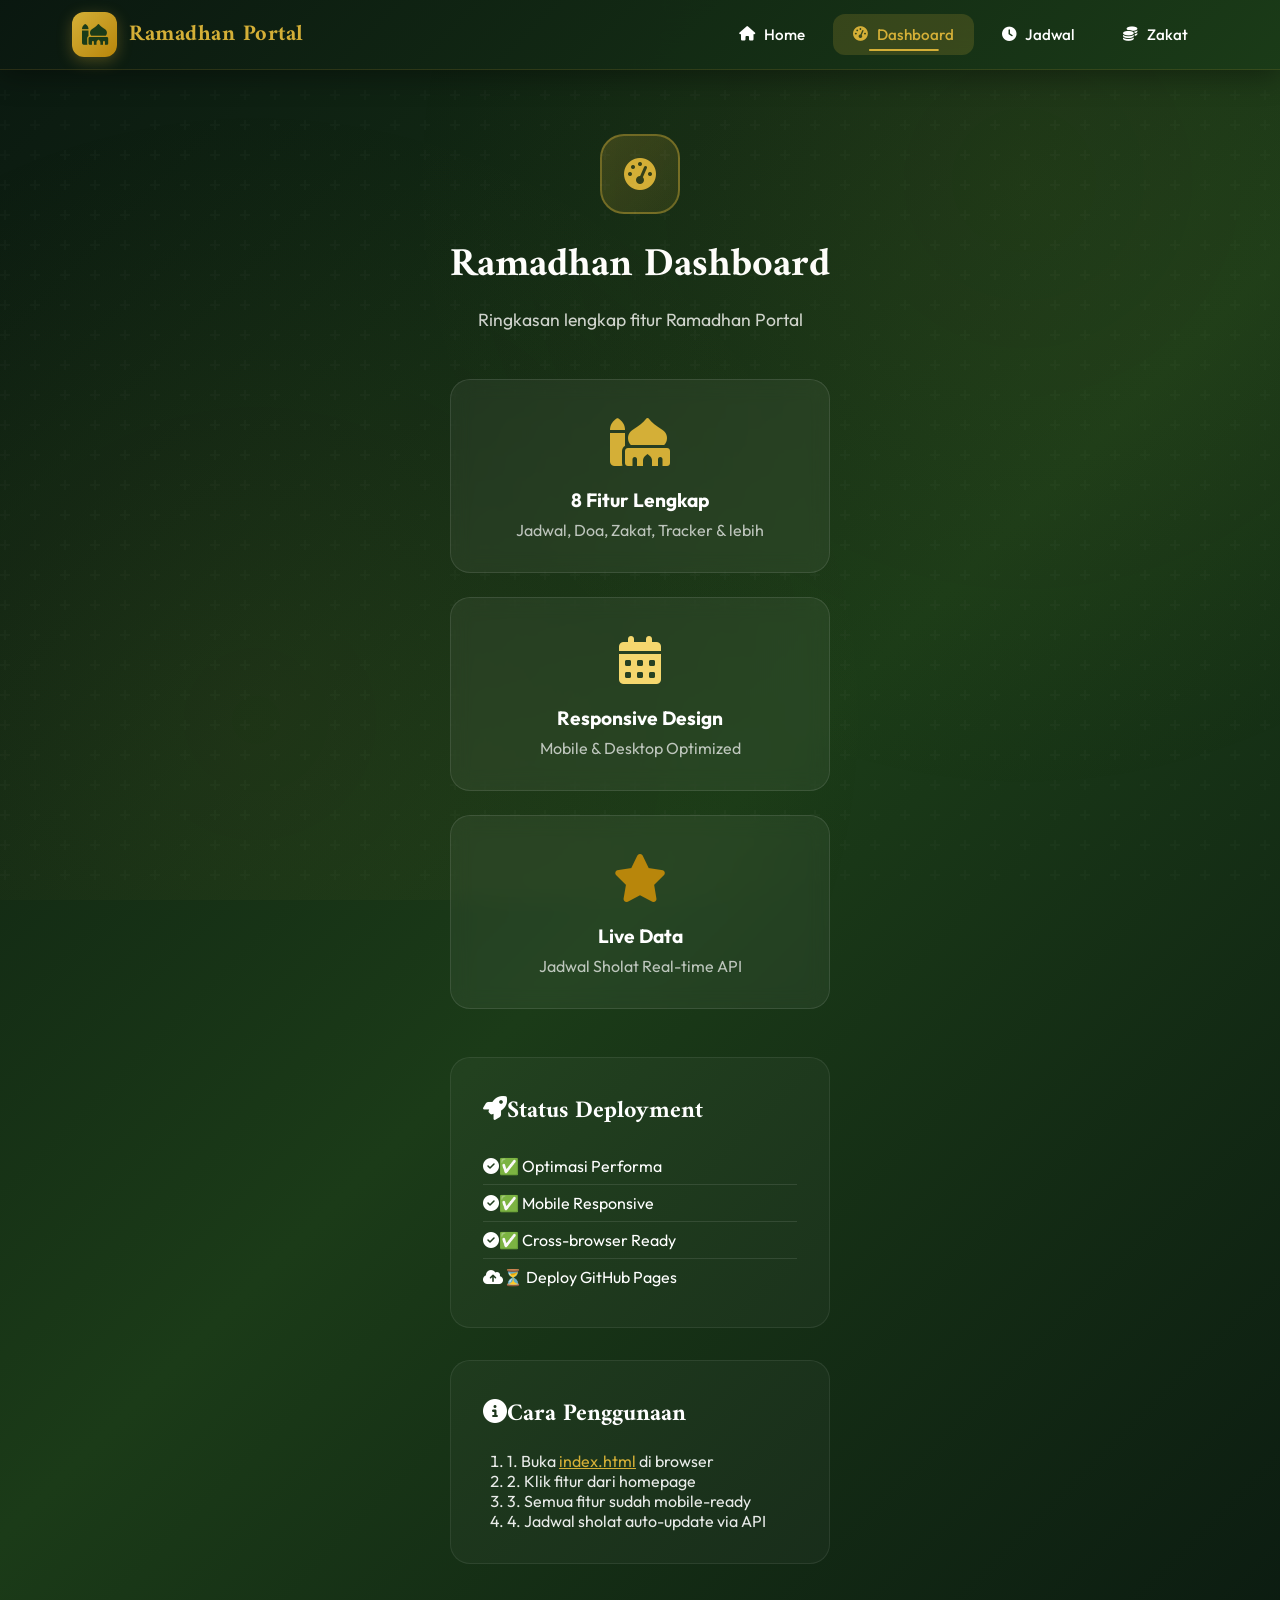
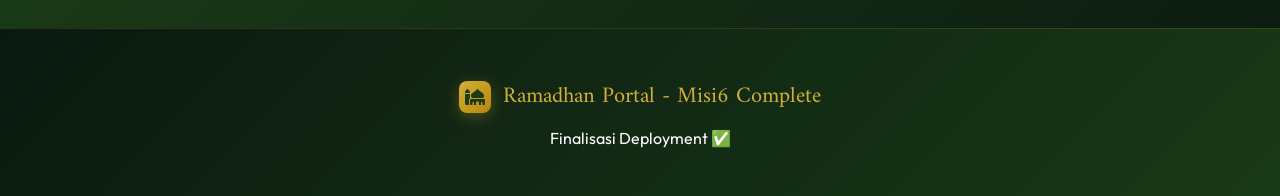
<file: misi6/index.html>
<!DOCTYPE html>
<html lang="id">
<head>
    <meta charset="UTF-8">
    <meta name="viewport" content="width=device-width, initial-scale=1.0">
    <title>Ramadhan Dashboard | Ramadhan Portal</title>
    <meta name="theme-color" content="#1B3B18">
    <link rel="preload" as="style" href="../style.css">
    <link rel="stylesheet" href="../style.css">
    <link rel="preconnect" href="https://fonts.googleapis.com">
    <link rel="preconnect" href="https://fonts.gstatic.com" crossorigin>
    <link href="https://fonts.googleapis.com/css2?family=Amiri:wght@400;700&family=Outfit:wght@300;400;500;600;700&display=swap" rel="stylesheet">
    <link rel="stylesheet" href="https://cdnjs.cloudflare.com/ajax/libs/font-awesome/6.4.0/css/all.min.css">
</head>
<body>
    <div class="bg-pattern"></div>

    <header class="main-header">
        <nav class="navbar">
            <div class="navbar-container">
                <a href="../index.html" class="navbar-brand">
                    <div class="brand-icon">
                        <i class="fas fa-mosque"></i>
                    </div>
                    <span class="brand-text">Ramadhan Portal</span>
                </a>
                <button class="navbar-toggle" id="navbarToggle">
                    <i class="fas fa-bars"></i>
                </button>
                <ul class="navbar-menu" id="navbarMenu">
                    <li><a href="../index.html" class="nav-link"><i class="fas fa-home"></i> Home</a></li>
                    <li><a href="index.html" class="nav-link active"><i class="fas fa-tachometer-alt"></i> Dashboard</a></li>
                    <li><a href="../misi5/index.html" class="nav-link"><i class="fas fa-clock"></i> Jadwal</a></li>
                    <li><a href="../misi3/index.html" class="nav-link"><i class="fas fa-coins"></i> Zakat</a></li>
                </ul>
            </div>
        </nav>
    </header>

    <main class="container" style="padding: 4rem 2rem; max-width: 1200px; margin: 0 auto;">
        <div class="page-header" style="text-align: center; margin-bottom: 3rem;">
            <div class="page-icon" style="width: 80px; height: 80px; background: linear-gradient(135deg, rgba(212,175,55,0.2), rgba(212,175,55,0.1)); border-radius: 24px; display: inline-flex; align-items: center; justify-content: center; margin-bottom: 1rem; border: 2px solid rgba(212,175,55,0.4); margin: 0 auto 1rem;">
                <i class="fas fa-tachometer-alt" style="font-size: 2rem; color: #D4AF37;"></i>
            </div>
            <h1 style="font-family: 'Amiri', serif; font-size: 2.5rem; color: white; margin-bottom: 0.5rem;">Ramadhan Dashboard</h1>
            <p style="color: rgba(255,255,255,0.8); font-size: 1.1rem;">Ringkasan lengkap fitur Ramadhan Portal</p>
        </div>

        <div class="dashboard-stats" style="display: grid; grid-template-columns: repeat(auto-fit, minmax(280px, 1fr)); gap: 1.5rem; margin-bottom: 3rem;">
            <div class="stat-card" style="background: rgba(255,255,255,0.05); backdrop-filter: blur(10px); border: 1px solid rgba(255,255,255,0.1); border-radius: 20px; padding: 2rem; text-align: center;">
                <div style="font-size: 3rem; color: #D4AF37; margin-bottom: 1rem;"><i class="fas fa-mosque"></i></div>
                <h3 style="font-size: 1.2rem; margin-bottom: 0.5rem; color: white;">8 Fitur Lengkap</h3>
                <p style="color: rgba(255,255,255,0.7);">Jadwal, Doa, Zakat, Tracker & lebih</p>
            </div>
            <div class="stat-card" style="background: rgba(255,255,255,0.05); backdrop-filter: blur(10px); border: 1px solid rgba(255,255,255,0.1); border-radius: 20px; padding: 2rem; text-align: center;">
                <div style="font-size: 3rem; color: #F5D76E; margin-bottom: 1rem;"><i class="fas fa-calendar-alt"></i></div>
                <h3 style="font-size: 1.2rem; margin-bottom: 0.5rem; color: white;">Responsive Design</h3>
                <p style="color: rgba(255,255,255,0.7);">Mobile & Desktop Optimized</p>
            </div>
            <div class="stat-card" style="background: rgba(255,255,255,0.05); backdrop-filter: blur(10px); border: 1px solid rgba(255,255,255,0.1); border-radius: 20px; padding: 2rem; text-align: center;">
                <div style="font-size: 3rem; color: #B8860B; margin-bottom: 1rem;"><i class="fas fa-star"></i></div>
                <h3 style="font-size: 1.2rem; margin-bottom: 0.5rem; color: white;">Live Data</h3>
                <p style="color: rgba(255,255,255,0.7);">Jadwal Sholat Real-time API</p>
            </div>
        </div>

        <div style="display: grid; grid-template-columns: repeat(auto-fit, minmax(350px, 1fr)); gap: 2rem;">
            <div style="background: rgba(255,255,255,0.03); border-radius: 20px; padding: 2rem; border: 1px solid rgba(255,255,255,0.08);">
                <h3 style="font-family: 'Amiri', serif; font-size: 1.5rem; color: white; margin-bottom: 1rem;"><i class="fas fa-rocket mr-2 text-gold"></i>Status Deployment</h3>
                <ul style="list-style: none; padding: 0;">
                    <li style="padding: 0.5rem 0; border-bottom: 1px solid rgba(255,255,255,0.1); display: flex; align-items: center;"><i class="fas fa-check-circle text-green-400 mr-3"></i> ✅ Optimasi Performa</li>
                    <li style="padding: 0.5rem 0; border-bottom: 1px solid rgba(255,255,255,0.1); display: flex; align-items: center;"><i class="fas fa-check-circle text-green-400 mr-3"></i> ✅ Mobile Responsive</li>
                    <li style="padding: 0.5rem 0; border-bottom: 1px solid rgba(255,255,255,0.1); display: flex; align-items: center;"><i class="fas fa-check-circle text-green-400 mr-3"></i> ✅ Cross-browser Ready</li>
                    <li style="padding: 0.5rem 0; display: flex; align-items: center;"><i class="fas fa-cloud-upload-alt text-yellow-400 mr-3"></i> ⏳ Deploy GitHub Pages</li>
                </ul>
            </div>
            <div style="background: rgba(255,255,255,0.03); border-radius: 20px; padding: 2rem; border: 1px solid rgba(255,255,255,0.08);">
                <h3 style="font-family: 'Amiri', serif; font-size: 1.5rem; color: white; margin-bottom: 1rem;"><i class="fas fa-info-circle mr-2 text-gold"></i>Cara Penggunaan</h3>
                <ol style="color: rgba(255,255,255,0.9); padding-left: 1.5rem;">
                    <li>1. Buka <a href="../index.html" style="color: #D4AF37;">index.html</a> di browser</li>
                    <li>2. Klik fitur dari homepage</li>
                    <li>3. Semua fitur sudah mobile-ready</li>
                    <li>4. Jadwal sholat auto-update via API</li>
                </ol>
            </div>
        </div>
    </main>

    <footer class="main-footer">
        <div class="footer-content">
            <div class="footer-brand">
                <div class="brand-icon small">
                    <i class="fas fa-mosque"></i>
                </div>
                <span>Ramadhan Portal - Misi6 Complete</span>
            </div>
            <p>Finalisasi Deployment ✅</p>
        </div>
    </footer>

    <script>
        document.getElementById('navbarToggle').addEventListener('click', () => {
            document.getElementById('navbarMenu').classList.toggle('active');
        });
    </script>
</body>
</html>
</file>
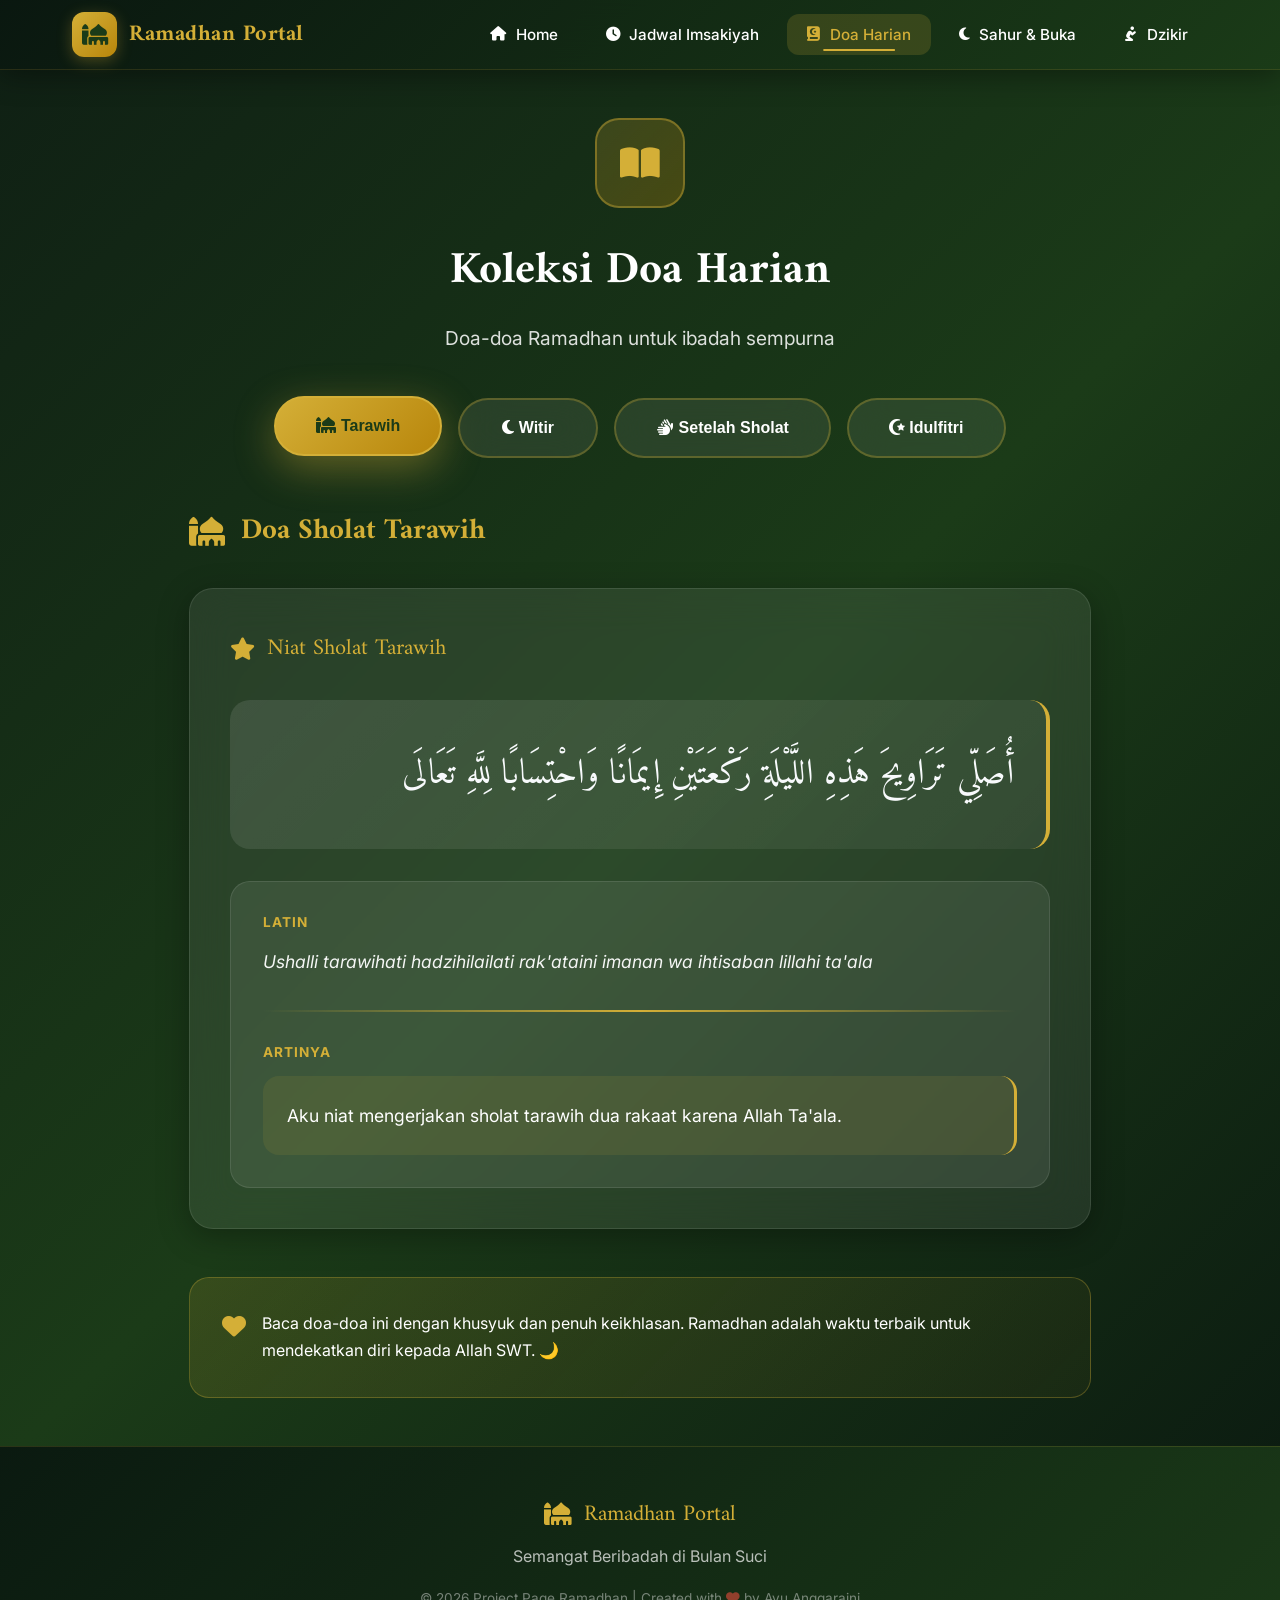
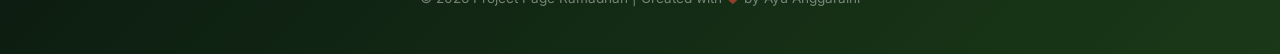
<file: misi1/doa-harian.html>
<!DOCTYPE html>
<html lang="id">
<head>
    <meta charset="UTF-8">
    <meta name="viewport" content="width=device-width, initial-scale=1.0">
    <title>Koleksi Doa Harian | Ramadhan Portal</title>
    <link rel="stylesheet" href="../style.css">
    <link href="https://fonts.googleapis.com/css2?family=Amiri:wght@400;700&family=Inter:wght@400;500;600;700&display=swap" rel="stylesheet">
    <link rel="stylesheet" href="https://cdnjs.cloudflare.com/ajax/libs/font-awesome/6.4.0/css/all.min.css">
    <style>
        :root {
            --primary: #1B3B18;
            --secondary: #D4AF37;
            --glass: rgba(255,255,255,0.08);
        }
        
        body { 
            background: linear-gradient(135deg, #0f1f14 0%, #1B3B18 50%, #0a1810 100%);
            font-family: 'Inter', sans-serif; 
        }
        
        .container { max-width: 950px; margin: 0 auto; padding: 3rem 1.5rem; }
        
        /* Perfect Tabs */
        .doa-tabs { 
            display: flex; 
            gap: 1rem; 
            margin: 3rem 0; 
            justify-content: center; 
            flex-wrap: wrap;
        }
        
        .tab-btn { 
            padding: 1.2rem 2.5rem; 
            border-radius: 50px; 
            border: 2px solid rgba(212,175,55,0.3); 
            background: var(--glass); 
            color: white; 
            cursor: pointer; 
            font-weight: 600; 
            font-size: 1rem; 
            transition: all 0.4s cubic-bezier(0.4, 0, 0.2, 1); 
            backdrop-filter: blur(20px);
            min-width: 140px;
            text-align: center;
        }
        
        .tab-btn:hover { 
            border-color: var(--secondary); 
            background: rgba(212,175,55,0.15); 
            transform: translateY(-3px);
            box-shadow: 0 10px 30px rgba(212,175,55,0.2);
        }
        
        .tab-btn.active { 
            background: linear-gradient(135deg, var(--secondary), #B8860B);
            color: var(--primary); 
            border-color: var(--secondary); 
            box-shadow: 0 12px 40px rgba(212,175,55,0.4);
            transform: translateY(-2px);
        }
        
        /* Content Animation */
        .doa-content { 
            display: none; 
            animation: slideInUp 0.5s cubic-bezier(0.4, 0, 0.2, 1);
        }
        .doa-content.active { display: block; }
        
        @keyframes slideInUp {
            from { opacity: 0; transform: translateY(30px); }
            to { opacity: 1; transform: translateY(0); }
        }
        
        /* Doa Cards - Glassmorphism */
        .doa-card { 
            background: var(--glass); 
            backdrop-filter: blur(20px); 
            border: 1px solid rgba(255,255,255,0.1); 
            border-radius: 24px; 
            padding: 2.5rem; 
            margin-bottom: 2rem; 
            transition: all 0.4s ease; 
            box-shadow: 0 8px 32px rgba(0,0,0,0.3);
        }
        
        .doa-card:hover { 
            transform: translateY(-8px); 
            border-color: rgba(212,175,55,0.3); 
            box-shadow: 0 20px 60px rgba(0,0,0,0.4);
        }
        
        .doa-card.special { border-left: 5px solid var(--secondary); }
        
        .doa-title { 
            font-family: 'Amiri', serif; 
            font-size: 1.4rem; 
            color: var(--secondary); 
            margin-bottom: 1.5rem; 
            display: flex; 
            align-items: center; 
            gap: 12px;
        }
        
        /* Arabic - Perfect RTL */
        .arabic-text { 
            font-family: 'Amiri', serif !important; 
            font-size: 2.2rem; 
            font-weight: 400; 
            text-align: right; 
            direction: rtl; 
            line-height: 2.4; 
            margin: 2rem 0; 
            color: #f8fafc;
            background: linear-gradient(135deg, rgba(255,255,255,0.1), rgba(255,255,255,0.05));
            padding: 2rem;
            border-radius: 20px;
            border-right: 4px solid var(--secondary);
        }
        
        /* Translation Box */
        .translation-box { 
            background: var(--glass); 
            border-radius: 20px; 
            padding: 2rem; 
            border: 1px solid rgba(255,255,255,0.1);
        }
        
        .label { 
            font-size: 0.85rem; 
            color: var(--secondary); 
            font-weight: 700; 
            text-transform: uppercase; 
            letter-spacing: 1px; 
            margin-bottom: 1rem;
        }
        
        .doa-latin { 
            font-size: 1.1rem; 
            font-style: italic; 
            color: rgba(255,255,255,0.95); 
            line-height: 1.8;
            direction: ltr;
            margin-bottom: 1.5rem;
        }
        
        .doa-meaning { 
            font-size: 1.1rem; 
            color: white; 
            line-height: 1.8; 
            background: rgba(212,175,55,0.1);
            padding: 1.5rem;
            border-radius: 16px;
            border-right: 3px solid var(--secondary);
        }
        
        hr { 
            border: none; 
            height: 2px; 
            background: linear-gradient(90deg, transparent, var(--secondary), transparent); 
            margin: 2rem 0;
        }
        
        /* Note Box */
        .note-box {
            background: linear-gradient(135deg, rgba(212,175,55,0.15), rgba(212,175,55,0.05));
            border: 1px solid rgba(212,175,55,0.3);
            border-radius: 20px;
            padding: 2rem;
            display: flex;
            align-items: flex-start;
            gap: 1rem;
            margin-top: 3rem;
        }
        
        /* Responsive */
        @media (max-width: 768px) {
            .doa-tabs { gap: 0.5rem; }
            .tab-btn { padding: 1rem 1.5rem; font-size: 0.9rem; min-width: 120px; }
            .arabic-text { font-size: 1.8rem; }
            .doa-card { padding: 2rem; }
        }
        
        @media (max-width: 480px) {
            .doa-tabs { flex-direction: column; align-items: center; gap: 0.75rem; }
        }
    </style>
</head>
<body>
    <!-- Navbar -->
    <header class="main-header">
        <nav class="navbar">
            <div class="navbar-container">
                <a href="../index.html" class="navbar-brand">
                    <div class="brand-icon"><i class="fas fa-mosque"></i></div>
                    <span class="brand-text">Ramadhan Portal</span>
                </a>
                <button class="navbar-toggle" id="navbarToggle"><i class="fas fa-bars"></i></button>
                <ul class="navbar-menu" id="navbarMenu">
                    <li><a href="../index.html" class="nav-link"><i class="fas fa-home"></i> Home</a></li>
                    <li><a href="../misi5/index.html" class="nav-link"><i class="fas fa-clock"></i> Jadwal Imsakiyah</a></li>
                    <li><a href="doa-harian.html" class="nav-link active"><i class="fas fa-book-quran"></i> Doa Harian</a></li>
                    <li><a href="index.html" class="nav-link"><i class="fas fa-moon"></i> Sahur & Buka</a></li>
                    <li><a href="dzikir.html" class="nav-link"><i class="fas fa-pray"></i> Dzikir</a></li>
                </ul>
            </div>
        </nav>
    </header>

    <main class="container">
        <!-- Header -->
        <div class="page-header" style="text-align: center; margin-bottom: 3rem;">
            <div style="width: 90px; height: 90px; background: linear-gradient(135deg, rgba(212,175,55,0.2), rgba(184,134,11,0.3)); border-radius: 24px; display: inline-flex; align-items: center; justify-content: center; margin-bottom: 1.5rem; border: 2px solid rgba(212,175,55,0.4);">
                <i class="fas fa-book-open" style="font-size: 2.2rem; color: #D4AF37;"></i>
            </div>
            <h1 style="font-family: 'Amiri', serif; font-size: 2.8rem; color: white; margin-bottom: 1rem;">Koleksi Doa Harian</h1>
            <p style="color: rgba(255,255,255,0.85); font-size: 1.2rem;">Doa-doa Ramadhan untuk ibadah sempurna</p>
        </div>

        <!-- Tabs -->
        <div class="doa-tabs">
            <button class="tab-btn active" onclick="showTab(event,'tarawih')">
                <i class="fas fa-mosque"></i> Tarawih
            </button>
            <button class="tab-btn" onclick="showTab(event,'witir')">
                <i class="fas fa-moon"></i> Witir
            </button>
            <button class="tab-btn" onclick="showTab(event,'sesudah')">
                <i class="fas fa-hands"></i> Setelah Sholat
            </button>
            <button class="tab-btn" onclick="showTab(event,'id')">
                <i class="fas fa-star-and-crescent"></i> Idulfitri
            </button>
        </div>

        <!-- Tab Contents -->
        <div id="tarawih" class="doa-content active">
            <section class="doa-section">
                <h2 class="doa-section-title" style="font-family: 'Amiri', serif; font-size: 1.8rem; color: var(--secondary); margin-bottom: 2rem; display: flex; align-items: center; gap: 1rem;">
                    <i class="fas fa-mosque" style="color: #D4AF37;"></i> Doa Sholat Tarawih
                </h2>
                <article class="doa-card">
                    <div class="doa-title">
                        <i class="fas fa-star"></i> Niat Sholat Tarawih
                    </div>
                    <p class="arabic-text">أُصَلِّي تَرَاوِيحَ هَذِهِ اللَّيْلَةِ رَكْعَتَيْنِ إِيمَانًا وَاحْتِسَابًا لِلَّهِ تَعَالَى</p>
                    <div class="translation-box">
                        <p class="label">Latin</p>
                        <p class="doa-latin">Ushalli tarawihati hadzihilailati rak'ataini imanan wa ihtisaban lillahi ta'ala</p>
                        <hr>
                        <p class="label">Artinya</p>
                        <p class="doa-meaning">Aku niat mengerjakan sholat tarawih dua rakaat karena Allah Ta'ala.</p>
                    </div>
                </article>
            </section>
        </div>

        <div id="witir" class="doa-content">
            <section class="doa-section">
                <h2 class="doa-section-title" style="font-family: 'Amiri', serif; font-size: 1.8rem; color: var(--secondary); margin-bottom: 2rem; display: flex; align-items: center; gap: 1rem;">
                    <i class="fas fa-moon" style="color: #D4AF37;"></i> Sholat Witir
                </h2>
                <article class="doa-card special">
                    <div class="doa-title">
                        <i class="fas fa-star"></i> Niat Sholat Witir
                    </div>
                    <p class="arabic-text">نَوَيْتُ أَنْ أُصَلِّيَ رَكْعَةَ الْوِتْرِ لِلَّهِ تَعَالَى</p>
                    <div class="translation-box">
                        <p class="label">Latin</p>
                        <p class="doa-latin">Nawaitu an usholliya rak'atal witri lillahi ta'ala</p>
                        <hr>
                        <p class="label">Artinya</p>
                        <p class="doa-meaning">Aku niat sholat Witir satu rakaat karena Allah Ta'ala.</p>
                    </div>
                </article>
                <article class="doa-card">
                    <div class="doa-title">
                        <i class="fas fa-pray"></i> Doa Qunut Witir
                    </div>
                    <p class="arabic-text">اللَّهُمَّ اهْدِنِي فِيمَنْ هَدَيْتَ وَعَافِنِي فِيمَنْ عَافَيْتَ</p>
                    <div class="translation-box">
                        <p class="label">Latin</p>
                        <p class="doa-latin">Allahummahdinī fīman hadaita, wa āfinī fīman āfaita</p>
                        <hr>
                        <p class="label">Artinya</p>
                        <p class="doa-meaning">Ya Allah, berilah petunjuk kepada-ku pada orang yang telah Engkau beri petunjuk, sehatkan aku pada orang yang telah Engkau sehatkan.</p>
                    </div>
                </article>
            </section>
        </div>

        <div id="sesudah" class="doa-content">
            <section class="doa-section">
                <h2 class="doa-section-title" style="font-family: 'Amiri', serif; font-size: 1.8rem; color: var(--secondary); margin-bottom: 2rem; display: flex; align-items: center; gap: 1rem;">
                    <i class="fas fa-hands" style="color: #D4AF37;"></i> Doa Setelah Sholat
                </h2>
                <article class="doa-card">
                    <div class="doa-title">
                        <i class="fas fa-star"></i> Istighfar 3x
                    </div>
                    <p class="arabic-text">أَسْتَغْفِرُ اللَّهَ، أَسْتَغْفِرُ اللَّهَ، أَسْتَغْفِرُ اللَّهَ</p>
                    <div class="translation-box">
                        <p class="label">Latin</p>
                        <p class="doa-latin">Astaghfirullah, astaghfirullah, astaghfirullah</p>
                        <hr>
                        <p class="label">Artinya</p>
                        <p class="doa-meaning">Aku memohon ampunan kepada Allah (3x)</p>
                    </div>
                </article>
                <article class="doa-card">
                    <div class="doa-title">
                        <i class="fas fa-book"></i> Doa Dzikir & Syukur
                    </div>
                    <p class="arabic-text">اللَّهُمَّ أَعِنِّيْ عَلَى ذِكْرِكَ وَشُكْرِكَ وَحُسْنِ عِبَادَتِكَ</p>
                    <div class="translation-box">
                        <p class="label">Latin</p>
                        <p class="doa-latin">Allahumma a'inni 'alā dzikrika wa syukrika wa husni 'ibādatik</p>
                        <hr>
                        <p class="label">Artinya</p>
                        <p class="doa-meaning">Ya Allah, bantulah aku untuk mengingat-Mu, bersyukur kepada-Mu dan beribadah dengan baik.</p>
                    </div>
                </article>
            </section>
        </div>

        <div id="id" class="doa-content">
            <section class="doa-section">
                <h2 class="doa-section-title" style="font-family: 'Amiri', serif; font-size: 1.8rem; color: var(--secondary); margin-bottom: 2rem; display: flex; align-items: center; gap: 1rem;">
                    <i class="fas fa-star-and-crescent" style="color: #D4AF37;"></i> Idul Fitri
                </h2>
                <article class="doa-card special">
                    <div class="doa-title">
                        <i class="fas fa-volume-up"></i> Takbir Idul Fitri
                    </div>
                    <p class="arabic-text">اللَّهُ أَكْبَرُ اللَّهُ أَكْبَرُ لاَ إِلَهَ إِلاَّ اللَّهُ وَاللَّهُ أَكْبَرُ اللَّهُ أَكْبَرُ وَلِلَّهِ الْحَمْدُ</p>
                    <div class="translation-box">
                        <p class="label">Latin</p>
                        <p class="doa-latin">Allahu akbar, Allahu akbar, laa ilaha illallah, wallahu akbar, Allahu akbar wa lillahil hamd</p>
                        <hr>
                        <p class="label">Artinya</p>
                        <p class="doa-meaning">Allah Maha Besar, Allah Maha Besar, tiada Tuhan selain Allah, Allah Maha Besar, segala puji bagi Allah.</p>
                    </div>
                </article>
            </section>
        </div>

        <!-- Note -->
        <div class="note-box">
            <i class="fas fa-heart" style="font-size: 1.5rem; color: var(--secondary); flex-shrink: 0; margin-top: 0.25rem;"></i>
            <p style="margin: 0; line-height: 1.7;">Baca doa-doa ini dengan khusyuk dan penuh keikhlasan. Ramadhan adalah waktu terbaik untuk mendekatkan diri kepada Allah SWT. 🌙</p>
        </div>
    </main>

    <!-- Footer -->
    <footer class="main-footer">
        <div class="footer-content">
            <div class="footer-brand"><i class="fas fa-mosque"></i> Ramadhan Portal</div>
            <p class="footer-tagline">Semangat Beribadah di Bulan Suci</p>
            <p class="footer-copyright">© 2026 Project Page Ramadhan | Created with <i class="fas fa-heart" style="color: #e74c3c;"></i> by Ayu Anggaraini</p>
        </div>
    </footer>

    <script>
        // Navbar Toggle
        document.getElementById('navbarToggle').onclick = () => {
            document.getElementById('navbarMenu').classList.toggle('active');
        };
        
        // Perfect Tab Switching
        function showTab(event, tabId) {
            // Remove active from all
            document.querySelectorAll('.doa-content').forEach(el => el.classList.remove('active'));
            document.querySelectorAll('.tab-btn').forEach(el => el.classList.remove('active'));
            
            // Add active to clicked
            document.getElementById(tabId).classList.add('active');
            event.target.classList.add('active');
        }
    </script>
</body>
</html>
</file>
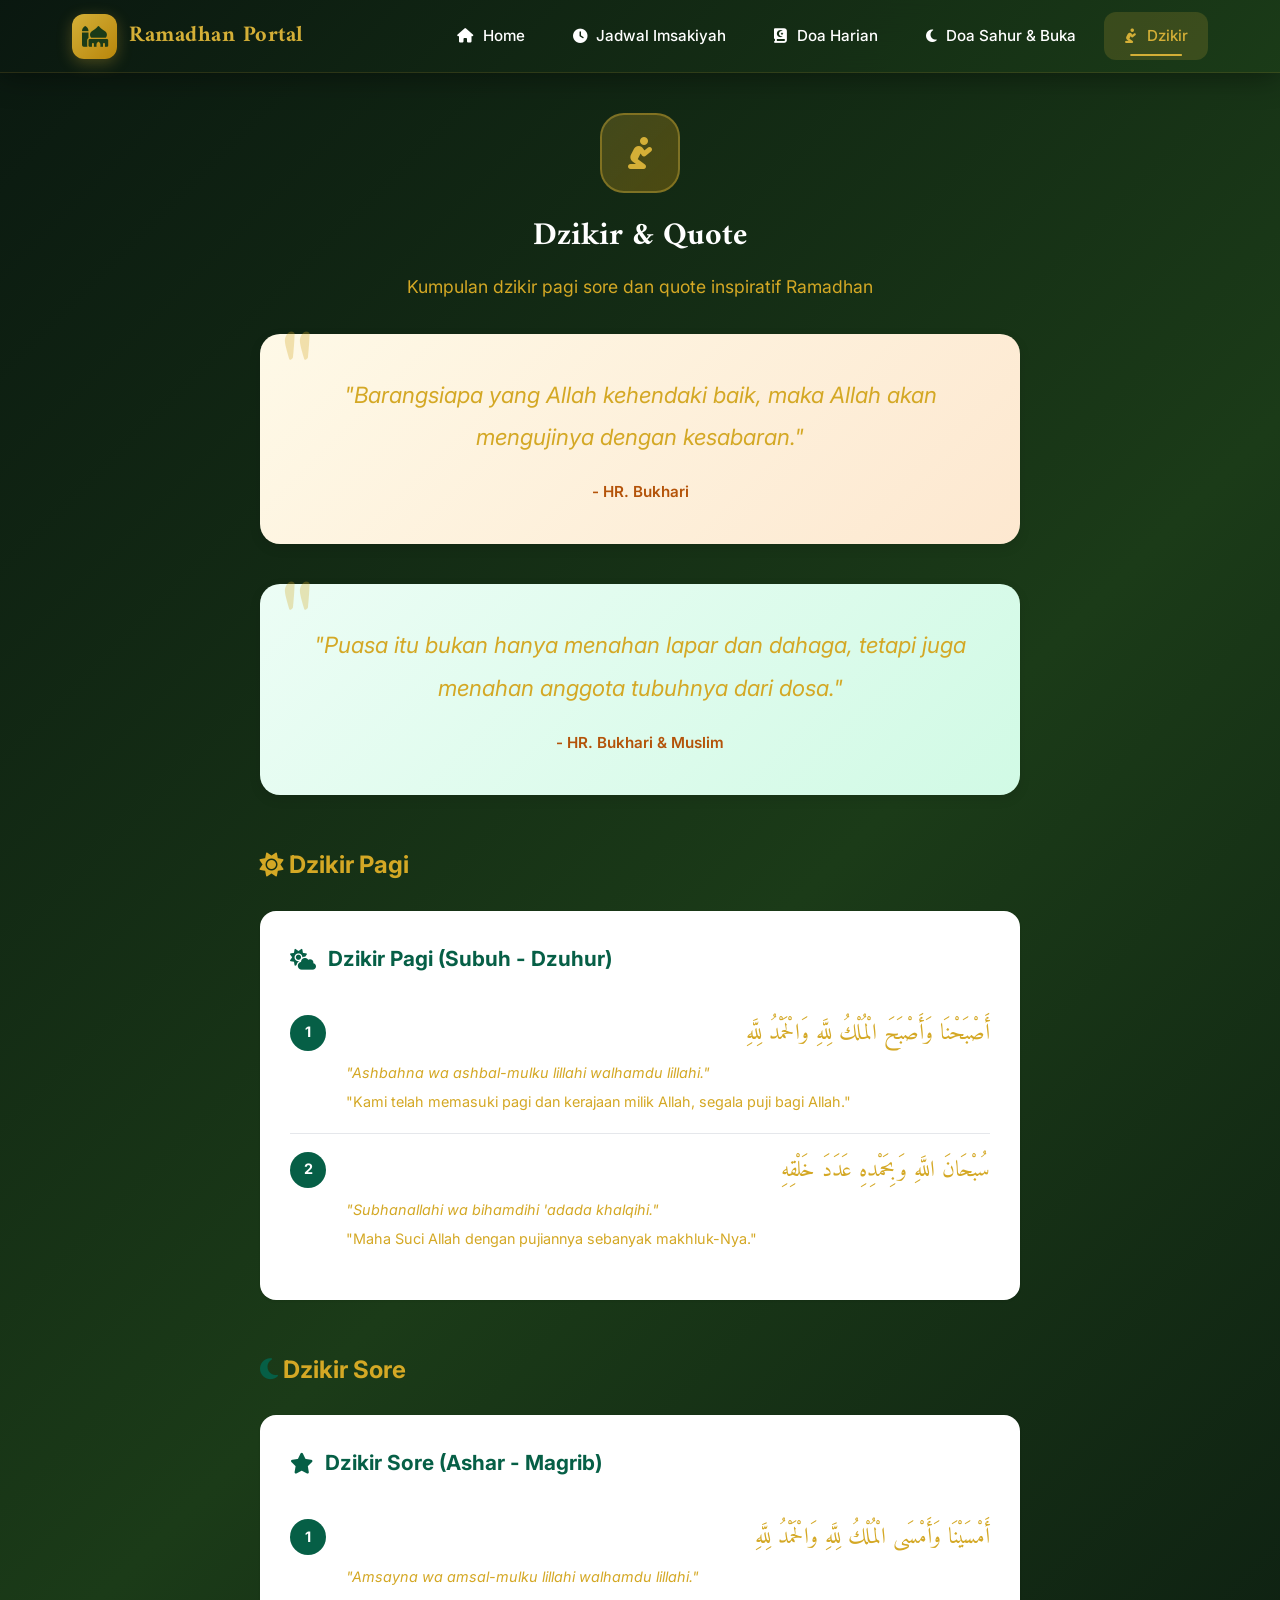
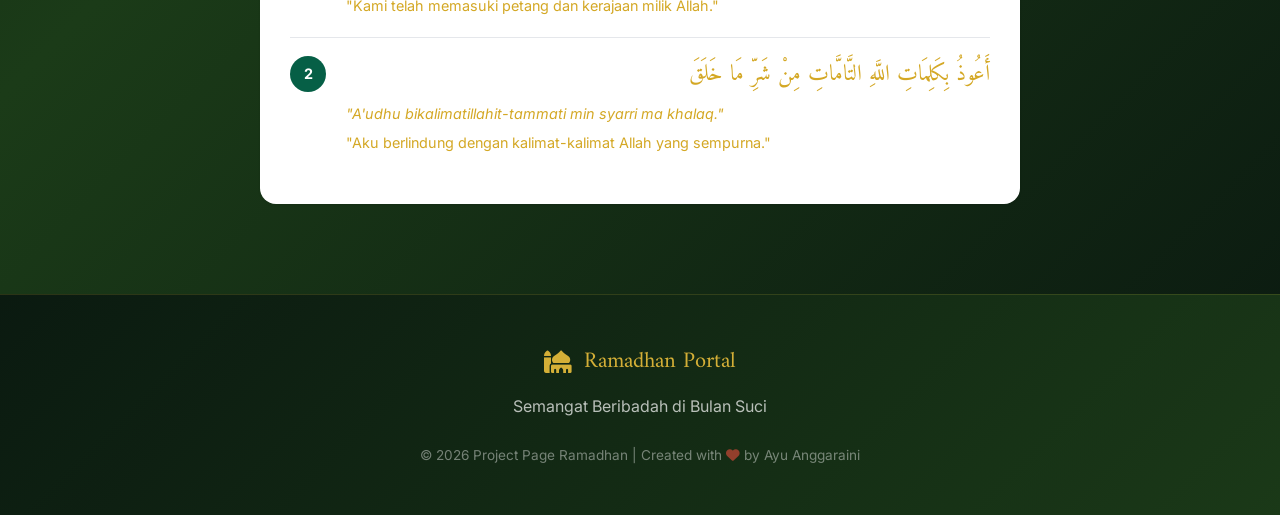
<file: misi1/dzikir.html>
<!DOCTYPE html>
<html lang="id">
<head>
    <meta charset="UTF-8">
    <meta name="viewport" content="width=device-width, initial-scale=1.0">
    <title>Dzikir & Quote Ramadhan | Page Ramadhan</title>
    <link rel="stylesheet" href="style.css">
    <link href="https://fonts.googleapis.com/css2?family=Amiri&family=Inter:wght@400;500;600;700&display=swap" rel="stylesheet">
    <link rel="stylesheet" href="https://cdnjs.cloudflare.com/ajax/libs/font-awesome/6.4.0/css/all.min.css">
    <link rel="stylesheet" href="../style.css">
    <style>
        :root { --primary-green: #065f46; --gold: #d4a825; --amber: #b45309; --text-dark: #d4a825; --text-medium: #d4a825; --text-light: #d4a825; --bg-card: #ffffff; --shadow-sm: 0 1px 3px rgba(0,0,0,0.08); --shadow-md: 0 4px 12px rgba(0,0,0,0.1); }
        body { font-family: 'Inter', sans-serif; background-color: #fafaf9; color: var(--text-dark); line-height: 1.7; }
        .container { max-width: 800px; margin: 0 auto; padding: 40px 20px 60px; }
        .quote-card { background: linear-gradient(135deg, #fef9e7 0%, #fde8d0 100%); border-radius: 20px; padding: 40px; text-align: center; margin-bottom: 40px; position: relative; box-shadow: var(--shadow-md); animation: fadeIn 0.8s ease; }
        .quote-card::before { content: '"'; font-size: 8rem; font-family: 'Amiri', serif; color: var(--gold); opacity: 0.3; position: absolute; top: -10px; left: 20px; line-height: 1; }
        .quote-text { font-size: 1.4rem; font-style: italic; color: var(--text-dark); line-height: 1.9; position: relative; z-index: 1; }
        .quote-source { margin-top: 20px; font-size: 0.95rem; color: var(--amber); font-weight: 600; }
        .dzikir-section { margin-top: 50px; }
        .dzikir-type { background: var(--bg-card); border-radius: 16px; padding: 30px; margin-bottom: 30px; box-shadow: var(--shadow-sm); }
        .dzikir-type h3 { display: flex; align-items: center; gap: 12px; font-size: 1.3rem; color: var(--primary-green); margin-bottom: 20px; }
        .dzikir-list { list-style: none; }
        .dzikir-item { display: flex; gap: 20px; padding: 18px 0; border-bottom: 1px solid #e5e7eb; align-items: flex-start; }
        .dzikir-item:last-child { border-bottom: none; }
        .dzikir-count { background: var(--primary-green); color: white; width: 36px; height: 36px; border-radius: 50%; display: flex; align-items: center; justify-content: center; font-weight: 700; font-size: 0.9rem; flex-shrink: 0; }
        .dzikir-content { flex: 1; }
        .dzikir-arabic { font-family: 'Amiri', serif; font-size: 1.4rem; direction: rtl; text-align: right; color: #d4a825; margin-bottom: 8px; }
        .dzikir-latin { font-size: 0.9rem; color: var(--text-medium); font-style: italic; }
        @keyframes fadeIn { from { opacity: 0; transform: translateY(20px); } to { opacity: 1; transform: translateY(0); } }
        @media (max-width: 640px) { .quote-card { padding: 30px 20px; } .quote-card::before { font-size: 5rem; left: 10px; } .quote-text { font-size: 1.1rem; } .dzikir-item { flex-direction: column; gap: 10px; } }
    </style>
</head>
<body>

    <!-- Header with Navigation -->
    <header class="main-header">
        <nav class="navbar">
            <div class="navbar-container">
                <a href="../index.html" class="navbar-brand">
                    <div class="brand-icon"><i class="fas fa-mosque"></i></div>
                    <span class="brand-text">Ramadhan Portal</span>
                </a>
                <button class="navbar-toggle" id="navbarToggle" aria-label="Toggle Menu"><i class="fas fa-bars"></i></button>
                <ul class="navbar-menu" id="navbarMenu">
                    <li><a href="../index.html" class="nav-link"><i class="fas fa-home"></i> <span>Home</span></a></li>
                    <li><a href="../misi5/index.html" class="nav-link"><i class="fas fa-clock"></i> <span>Jadwal Imsakiyah</span></a></li>
                    <li><a href="doa-harian.html" class="nav-link"><i class="fas fa-book-quran"></i> <span>Doa Harian</span></a></li>
                    <li><a href="index.html" class="nav-link"><i class="fas fa-moon"></i> <span>Doa Sahur & Buka</span></a></li>
                    <li><a href="dzikir.html" class="nav-link active"><i class="fas fa-pray"></i> <span>Dzikir</span></a></li>
                </ul>
            </div>
        </nav>
    </header>

    <main class="container">
        <div class="page-header" style="text-align: center; margin-bottom: 2rem;">
            <div class="page-icon gold" style="width: 80px; height: 80px; background: linear-gradient(135deg, rgba(212,175,55,0.25), rgba(184,134,11,0.35)); border-radius: 24px; display: inline-flex; align-items: center; justify-content: center; margin-bottom: 1rem; border: 2px solid rgba(212,175,55,0.4);">
                <i class="fas fa-pray" style="font-size: 2rem; color: #D4AF37;"></i>
            </div>
            <h1 style="font-family: 'Amiri', serif; font-size: 2rem; margin-bottom: 0.5rem;">Dzikir & Quote</h1>
            <p style="color: #d4a825;">Kumpulan dzikir pagi sore dan quote inspiratif Ramadhan</p>
        </div>

        <section class="quote-card">
            <p class="quote-text">"Barangsiapa yang Allah kehendaki baik, maka Allah akan mengujinya dengan kesabaran."</p>
            <p class="quote-source">- HR. Bukhari</p>
        </section>

        <section class="quote-card" style="background: linear-gradient(135deg, #ecfdf5 0%, #d1fae5 100%);">
            <p class="quote-text">"Puasa itu bukan hanya menahan lapar dan dahaga, tetapi juga menahan anggota tubuhnya dari dosa."</p>
            <p class="quote-source">- HR. Bukhari & Muslim</p>
        </section>

        <section class="dzikir-section">
            <h2 style="font-size: 1.5rem; margin-bottom: 25px; color: var(--text-dark);"><i class="fas fa-sun" style="color: var(--gold);"></i> Dzikir Pagi</h2>
            <div class="dzikir-type">
                <h3><i class="fas fa-cloud-sun"></i> Dzikir Pagi (Subuh - Dzuhur)</h3>
                <ul class="dzikir-list">
                    <li class="dzikir-item">
                        <span class="dzikir-count">1</span>
                        <div class="dzikir-content">
                            <p class="dzikir-arabic">أَصْبَحْنَا وَأَصْبَحَ الْمُلْكُ لِلَّهِ وَالْحَمْدُ لِلَّهِ</p>
                            <p class="dzikir-latin">"Ashbahna wa ashbal-mulku lillahi walhamdu lillahi."</p>
                            <p style="font-size: 0.9rem; color: var(--text-light); margin-top: 5px;">"Kami telah memasuki pagi dan kerajaan milik Allah, segala puji bagi Allah."</p>
                        </div>
                    </li>
                    <li class="dzikir-item">
                        <span class="dzikir-count">2</span>
                        <div class="dzikir-content">
                            <p class="dzikir-arabic">سُبْحَانَ اللَّهِ وَبِحَمْدِهِ عَدَدَ خَلْقِهِ</p>
                            <p class="dzikir-latin">"Subhanallahi wa bihamdihi 'adada khalqihi."</p>
                            <p style="font-size: 0.9rem; color: var(--text-light); margin-top: 5px;">"Maha Suci Allah dengan pujiannya sebanyak makhluk-Nya."</p>
                        </div>
                    </li>
                </ul>
            </div>
        </section>

        <section class="dzikir-section">
            <h2 style="font-size: 1.5rem; margin-bottom: 25px; color: var(--text-dark);"><i class="fas fa-moon" style="color: var(--primary-green);"></i> Dzikir Sore</h2>
            <div class="dzikir-type">
                <h3><i class="fas fa-star"></i> Dzikir Sore (Ashar - Magrib)</h3>
                <ul class="dzikir-list">
                    <li class="dzikir-item">
                        <span class="dzikir-count">1</span>
                        <div class="dzikir-content">
                            <p class="dzikir-arabic">أَمْسَيْنَا وَأَمْسَى الْمُلْكُ لِلَّهِ وَالْحَمْدُ لِلَّهِ</p>
                            <p class="dzikir-latin">"Amsayna wa amsal-mulku lillahi walhamdu lillahi."</p>
                            <p style="font-size: 0.9rem; color: var(--text-light); margin-top: 5px;">"Kami telah memasuki petang dan kerajaan milik Allah."</p>
                        </div>
                    </li>
                    <li class="dzikir-item">
                        <span class="dzikir-count">2</span>
                        <div class="dzikir-content">
                            <p class="dzikir-arabic">أَعُوذُ بِكَلِمَاتِ اللَّهِ التَّامَّاتِ مِنْ شَرِّ مَا خَلَقَ</p>
                            <p class="dzikir-latin">"A'udhu bikalimatillahit-tammati min syarri ma khalaq."</p>
                            <p style="font-size: 0.9rem; color: var(--text-light); margin-top: 5px;">"Aku berlindung dengan kalimat-kalimat Allah yang sempurna."</p>
                        </div>
                    </li>
                </ul>
            </div>
        </section>
    </main>

    <footer class="main-footer">
        <div class="footer-content">
            <div class="footer-brand"><i class="fas fa-mosque"></i> <span>Ramadhan Portal</span></div>
            <p class="footer-tagline">Semangat Beribadah di Bulan Suci</p>
            <p class="footer-copyright">&copy; 2026 Project Page Ramadhan | Created with <i class="fas fa-heart" style="color: #e74c3c;"></i> by Ayu Anggaraini</p>
        </div>
    </footer>

    <script>
        document.getElementById('navbarToggle').addEventListener('click', function() {
            document.getElementById('navbarMenu').classList.toggle('active');
            this.querySelector('i').classList.toggle('fa-bars');
            this.querySelector('i').classList.toggle('fa-times');
        });
    </script>
</body>
</html>
</file>
<file: style.css>
/* ===================================
   Main Portal Styles
   Project Page Ramadhan Berkah - Misi 6
   Improved Version with Ramsay Colors
   =================================== */

:root {
    --primary: #1B3B18;
    /* Deep Islamic Green */
    --primary-light: #2d5a2d;
    --secondary: #D4AF37;
    /* Gold */
    --secondary-light: #F5D76E;
    --secondary-dark: #B8860B;
    --accent: #FDF5E6;
    /* Cream */
    --white: #ffffff;
    --glass: rgba(255, 255, 255, 0.08);
    --glass-border: rgba(255, 255, 255, 0.12);
    --dark-green: #0a1810;
    --text-muted: rgba(255, 255, 255, 0.7);
}

* {
    margin: 0;
    padding: 0;
    box-sizing: border-box;
}

html {
    scroll-behavior: smooth;
}

body {
    font-family: 'Outfit', sans-serif;
    background: linear-gradient(135deg, var(--dark-green) 0%, var(--primary) 50%, var(--dark-green) 100%);
    color: var(--white);
    min-height: 100vh;
    display: flex;
    flex-direction: column;
    overflow-x: hidden;
    position: relative;
}

/* Decorative Background */
.bg-pattern {
    position: fixed;
    top: 0;
    left: 0;
    right: 0;
    bottom: 0;
    background-image: 
        radial-gradient(circle at 20% 80%, rgba(212, 175, 55, 0.05) 0%, transparent 50%),
        radial-gradient(circle at 80% 20%, rgba(212, 175, 55, 0.05) 0%, transparent 50%),
        url("data:image/svg+xml,%3Csvg width='60' height='60' viewBox='0 0 60 60' xmlns='http://www.w3.org/2000/svg'%3E%3Cg fill='none' fill-rule='evenodd'%3E%3Cg fill='%23ffffff' fill-opacity='0.02'%3E%3Cpath d='M36 34v-4h-2v4h-4v2h4v4h2v-4h4v-2h-4zm0-30V0h-2v4h-4v2h4v4h2V6h4V4h-4zM6 34v-4H4v4H0v2h4v4h2v-4h4v-2H6zM6 4V0H4v4H0v2h4v4h2V6h4V4H6z'/%3E%3C/g%3E%3C/g%3E%3C/svg%3E");
    pointer-events: none;
    z-index: 0;
}

.bg-glow {
    position: fixed;
    top: -200px;
    right: -200px;
    width: 600px;
    height: 600px;
    background: radial-gradient(circle, rgba(212, 175, 55, 0.08) 0%, transparent 70%);
    pointer-events: none;
    z-index: 0;
}

/* ===================================
   Navbar Styles
   =================================== */

.main-header {
    position: sticky;
    top: 0;
    z-index: 1000;
    background: linear-gradient(135deg, rgba(10, 24, 16, 0.98) 0%, rgba(27, 59, 24, 0.98) 100%);
    backdrop-filter: blur(20px);
    box-shadow: 0 4px 30px rgba(0, 0, 0, 0.4);
    border-bottom: 1px solid rgba(212, 175, 55, 0.15);
}

.navbar {
    width: 100%;
}

.navbar-container {
    max-width: 1200px;
    margin: 0 auto;
    padding: 0.75rem 2rem;
    display: flex;
    justify-content: space-between;
    align-items: center;
}

.navbar-brand {
    display: flex;
    align-items: center;
    gap: 0.75rem;
    text-decoration: none;
    color: var(--white);
}

.brand-icon {
    width: 45px;
    height: 45px;
    background: linear-gradient(135deg, var(--secondary) 0%, var(--secondary-dark) 100%);
    border-radius: 12px;
    display: flex;
    align-items: center;
    justify-content: center;
    box-shadow: 0 4px 15px rgba(212, 175, 55, 0.3);
}

.brand-icon i {
    font-size: 1.3rem;
    color: var(--primary);
}

.brand-icon.small {
    width: 32px;
    height: 32px;
    border-radius: 8px;
}

.brand-icon.small i {
    font-size: 1rem;
}

.brand-text {
    font-family: 'Amiri', serif;
    font-size: 1.4rem;
    font-weight: 700;
    color: var(--secondary);
    letter-spacing: 0.5px;
}

.navbar-menu {
    display: flex;
    list-style: none;
    gap: 0.5rem;
    align-items: center;
}

.nav-link {
    display: flex;
    align-items: center;
    gap: 0.6rem;
    padding: 0.7rem 1.25rem;
    text-decoration: none;
    color: var(--white);
    font-weight: 500;
    font-size: 0.95rem;
    border-radius: 12px;
    transition: all 0.3s ease;
    position: relative;
}

.nav-link::before {
    content: '';
    position: absolute;
    bottom: 4px;
    left: 50%;
    transform: translateX(-50%);
    width: 0;
    height: 2px;
    background: var(--secondary);
    transition: width 0.3s ease;
    border-radius: 2px;
}

.nav-link:hover {
    background: rgba(212, 175, 55, 0.12);
    color: var(--secondary);
}

.nav-link:hover::before {
    width: 50%;
}

.nav-link.active {
    background: rgba(212, 175, 55, 0.18);
    color: var(--secondary);
}

.nav-link.active::before {
    width: 50%;
}

.nav-link i {
    font-size: 0.9rem;
}

.nav-link span {
    display: inline;
}

/* Mobile Menu Toggle */
.navbar-toggle {
    display: none;
    background: linear-gradient(135deg, var(--secondary) 0%, var(--secondary-dark) 100%);
    border: none;
    color: var(--primary);
    padding: 0.7rem 1rem;
    border-radius: 10px;
    cursor: pointer;
    font-size: 1.2rem;
    transition: all 0.3s ease;
    box-shadow: 0 4px 15px rgba(212, 175, 55, 0.3);
}

.navbar-toggle:hover {
    transform: scale(1.05);
}

/* ===================================
   Hero Section Styles
   =================================== */

.hero {
    display: flex;
    align-items: center;
    justify-content: space-between;
    padding: 4rem 2rem;
    max-width: 1200px;
    margin: 0 auto;
    min-height: 85vh;
    gap: 3rem;
    position: relative;
    z-index: 1;
}

.hero-content {
    flex: 1;
    max-width: 650px;
    animation: fadeInUp 0.8s ease-out;
}

.hero-badge {
    display: inline-flex;
    align-items: center;
    gap: 0.75rem;
    background: linear-gradient(135deg, rgba(212, 175, 55, 0.15) 0%, rgba(212, 175, 55, 0.05) 100%);
    border: 1px solid rgba(212, 175, 55, 0.3);
    padding: 0.6rem 1.25rem;
    border-radius: 30px;
    color: var(--secondary);
    font-size: 0.9rem;
    font-weight: 600;
    margin-bottom: 1.5rem;
    letter-spacing: 0.5px;
}

.hero-badge i {
    font-size: 0.85rem;
}

.hero-title {
    font-family: 'Amiri', serif;
    font-size: clamp(2.5rem, 5vw, 4rem);
    color: var(--white);
    line-height: 1.15;
    margin-bottom: 1.5rem;
    font-weight: 700;
}

.hero-title .highlight {
    color: var(--secondary);
    display: block;
    text-shadow: 0 0 40px rgba(212, 175, 55, 0.3);
}

.hero-description {
    font-size: 1.15rem;
    line-height: 1.8;
    color: var(--text-muted);
    margin-bottom: 2rem;
    font-weight: 300;
}

.hero-cta {
    display: flex;
    gap: 1rem;
    flex-wrap: wrap;
    margin-bottom: 2.5rem;
}

.btn-primary,
.btn-secondary {
    display: inline-flex;
    align-items: center;
    gap: 0.75rem;
    padding: 1rem 2rem;
    border-radius: 14px;
    text-decoration: none;
    font-weight: 600;
    font-size: 1rem;
    transition: all 0.3s ease;
}

.btn-primary {
    background: linear-gradient(135deg, var(--secondary) 0%, var(--secondary-dark) 100%);
    color: var(--primary);
    box-shadow: 0 8px 25px rgba(212, 175, 55, 0.35);
}

.btn-primary:hover {
    transform: translateY(-3px);
    box-shadow: 0 12px 35px rgba(212, 175, 55, 0.45);
}

.btn-secondary {
    background: rgba(255, 255, 255, 0.05);
    border: 2px solid rgba(212, 175, 55, 0.4);
    color: var(--secondary);
}

.btn-secondary:hover {
    background: rgba(212, 175, 55, 0.15);
    border-color: var(--secondary);
    transform: translateY(-3px);
}

/* Hero Stats */
.hero-stats {
    display: flex;
    align-items: center;
    gap: 1.5rem;
    padding: 1rem 1.5rem;
    background: rgba(255, 255, 255, 0.03);
    border: 1px solid rgba(255, 255, 255, 0.08);
    border-radius: 16px;
    backdrop-filter: blur(10px);
}

.stat-item {
    display: flex;
    flex-direction: column;
    align-items: center;
    gap: 0.25rem;
}

.stat-number {
    font-family: 'Amiri', serif;
    font-size: 1.75rem;
    font-weight: 700;
    color: var(--secondary);
}

.stat-label {
    font-size: 0.8rem;
    color: var(--text-muted);
    text-transform: uppercase;
    letter-spacing: 1px;
}

.stat-divider {
    width: 1px;
    height: 40px;
    background: rgba(255, 255, 255, 0.1);
}

/* Hero Decoration */
.hero-decoration {
    flex: 0 0 380px;
    display: flex;
    justify-content: center;
    align-items: center;
    animation: fadeIn 1s ease;
}

.mosque-icon {
    width: 320px;
    height: 320px;
    position: relative;
    display: flex;
    justify-content: center;
    align-items: center;
}

.mosque-icon::before {
    content: '';
    position: absolute;
    width: 380px;
    height: 380px;
    border: 1px dashed rgba(212, 175, 55, 0.15);
    border-radius: 50%;
    animation: rotate 40s linear infinite;
}

.mosque-icon::after {
    content: '';
    position: absolute;
    width: 280px;
    height: 280px;
    background: radial-gradient(circle, rgba(212, 175, 55, 0.08) 0%, transparent 70%);
    border-radius: 50%;
}

.mosque-svg {
    width: 220px;
    height: 220px;
    position: relative;
    z-index: 1;
    filter: drop-shadow(0 10px 30px rgba(212, 175, 55, 0.3));
}

/* ===================================
   Features Section Styles
   =================================== */

.features {
    padding: 5rem 2rem;
    max-width: 1200px;
    margin: 0 auto;
    position: relative;
    z-index: 1;
}

.section-header {
    text-align: center;
    margin-bottom: 4rem;
}

.section-icon {
    width: 70px;
    height: 70px;
    background: linear-gradient(135deg, rgba(212, 175, 55, 0.15) 0%, rgba(212, 175, 55, 0.05) 100%);
    border: 1px solid rgba(212, 175, 55, 0.25);
    border-radius: 20px;
    display: inline-flex;
    align-items: center;
    justify-content: center;
    margin-bottom: 1.5rem;
}

.section-icon i {
    font-size: 1.8rem;
    color: var(--secondary);
}

.section-header h2 {
    font-family: 'Amiri', serif;
    font-size: 2.5rem;
    color: var(--white);
    margin-bottom: 0.75rem;
}

.section-header p {
    font-size: 1.1rem;
    color: var(--text-muted);
}

.features-grid {
    display: grid;
    grid-template-columns: repeat(auto-fit, minmax(320px, 1fr));
    gap: 1.5rem;
}

.feature-card {
    display: flex;
    align-items: center;
    gap: 1.25rem;
    background: rgba(255, 255, 255, 0.03);
    backdrop-filter: blur(10px);
    border: 1px solid rgba(255, 255, 255, 0.08);
    border-radius: 20px;
    padding: 1.75rem;
    text-decoration: none;
    color: var(--white);
    transition: all 0.4s cubic-bezier(0.175, 0.885, 0.32, 1.275);
    position: relative;
    overflow: hidden;
}

.feature-card::before {
    content: '';
    position: absolute;
    top: 0;
    left: 0;
    width: 4px;
    height: 100%;
    background: linear-gradient(180deg, var(--secondary) 0%, var(--secondary-dark) 100%);
    opacity: 0;
    transition: opacity 0.3s ease;
}

.feature-card:hover {
    transform: translateY(-8px);
    border-color: rgba(212, 175, 55, 0.25);
    background: rgba(255, 255, 255, 0.06);
    box-shadow: 0 20px 40px rgba(0, 0, 0, 0.3);
}

.feature-card:hover::before {
    opacity: 1;
}

.feature-icon {
    width: 60px;
    height: 60px;
    border-radius: 16px;
    display: flex;
    justify-content: center;
    align-items: center;
    font-size: 1.5rem;
    flex-shrink: 0;
    transition: transform 0.3s ease;
}

.feature-card:hover .feature-icon {
    transform: scale(1.1);
}

.feature-icon.green {
    background: linear-gradient(135deg, rgba(27, 59, 24, 0.8) 0%, rgba(15, 35, 16, 0.9) 100%);
    color: var(--secondary);
    border: 1px solid rgba(212, 175, 55, 0.25);
}

.feature-icon.gold {
    background: linear-gradient(135deg, rgba(212, 175, 55, 0.25) 0%, rgba(184, 134, 11, 0.35) 100%);
    color: var(--secondary);
    border: 1px solid rgba(212, 175, 55, 0.4);
}

.feature-icon.cream {
    background: linear-gradient(135deg, rgba(253, 245, 230, 0.12) 0%, rgba(253, 245, 230, 0.05) 100%);
    color: var(--accent);
    border: 1px solid rgba(253, 245, 230, 0.25);
}

.feature-info {
    flex: 1;
}

.feature-info h3 {
    font-size: 1.15rem;
    font-weight: 600;
    margin-bottom: 0.5rem;
    color: var(--white);
    transition: color 0.3s ease;
}

.feature-card:hover .feature-info h3 {
    color: var(--secondary);
}

.feature-info p {
    font-size: 0.9rem;
    color: var(--text-muted);
    line-height: 1.5;
}

.feature-arrow {
    width: 36px;
    height: 36px;
    border-radius: 50%;
    background: rgba(255, 255, 255, 0.05);
    display: flex;
    justify-content: center;
    align-items: center;
    color: var(--secondary);
    transition: all 0.3s ease;
    flex-shrink: 0;
}

.feature-card:hover .feature-arrow {
    background: var(--secondary);
    color: var(--primary);
    transform: translateX(5px);
}

/* ===================================
   Quote Section Styles
   =================================== */

.quote-section {
    padding: 5rem 2rem;
    background: linear-gradient(180deg, transparent 0%, rgba(0, 0, 0, 0.2) 100%);
    position: relative;
    z-index: 1;
}

.quote-content {
    max-width: 800px;
    margin: 0 auto;
    text-align: center;
    position: relative;
    padding: 3rem;
    background: rgba(255, 255, 255, 0.02);
    border: 1px solid rgba(212, 175, 55, 0.1);
    border-radius: 24px;
}

.quote-icon {
    position: absolute;
    top: -20px;
    left: 50%;
    transform: translateX(-50%);
    width: 50px;
    height: 50px;
    background: linear-gradient(135deg, var(--secondary) 0%, var(--secondary-dark) 100%);
    border-radius: 50%;
    display: flex;
    align-items: center;
    justify-content: center;
    box-shadow: 0 4px 20px rgba(212, 175, 55, 0.3);
}

.quote-icon i {
    font-size: 1.3rem;
    color: var(--primary);
}

.quote-content blockquote {
    font-family: 'Amiri', serif;
    font-size: 1.4rem;
    line-height: 1.9;
    color: var(--white);
    margin-bottom: 1.5rem;
    font-style: italic;
}

.quote-content cite {
    color: var(--secondary);
    font-size: 1rem;
    font-weight: 600;
    font-style: normal;
}

/* ===================================
   Footer Styles
   =================================== */

.main-footer {
    background: linear-gradient(135deg, rgba(10, 24, 16, 0.95) 0%, rgba(27, 59, 24, 0.95) 100%);
    padding: 3rem 2rem;
    margin-top: auto;
    border-top: 1px solid rgba(212, 175, 55, 0.15);
    position: relative;
    z-index: 1;
}

.footer-content {
    max-width: 1200px;
    margin: 0 auto;
    text-align: center;
}

.footer-brand {
    display: inline-flex;
    align-items: center;
    gap: 0.75rem;
    font-family: 'Amiri', serif;
    font-size: 1.4rem;
    color: var(--secondary);
    margin-bottom: 0.75rem;
}

.footer-tagline {
    font-size: 1rem;
    color: var(--text-muted);
    margin-bottom: 1.5rem;
}

.footer-links {
    display: flex;
    justify-content: center;
    gap: 1.5rem;
    flex-wrap: wrap;
    margin-bottom: 1.5rem;
}

.footer-links a {
    color: var(--white);
    text-decoration: none;
    font-size: 0.95rem;
    transition: all 0.3s ease;
    position: relative;
}

.footer-links a:hover {
    color: var(--secondary);
}

.footer-links .separator {
    color: var(--secondary);
    opacity: 0.4;
}

.footer-social {
    display: flex;
    justify-content: center;
    gap: 1rem;
    margin-bottom: 1.5rem;
}

.social-icon {
    width: 42px;
    height: 42px;
    background: rgba(255, 255, 255, 0.05);
    border: 1px solid rgba(255, 255, 255, 0.1);
    border-radius: 12px;
    display: flex;
    align-items: center;
    justify-content: center;
    color: var(--white);
    text-decoration: none;
    transition: all 0.3s ease;
}

.social-icon:hover {
    background: var(--secondary);
    border-color: var(--secondary);
    color: var(--primary);
    transform: translateY(-3px);
}

.footer-copyright {
    font-size: 0.85rem;
    color: var(--text-muted);
    opacity: 0.6;
}

.footer-copyright i {
    color: #e74c3c;
}

/* ===================================
   Animations
   =================================== */

@keyframes fadeInUp {
    from {
        opacity: 0;
        transform: translateY(30px);
    }
    to {
        opacity: 1;
        transform: translateY(0);
    }
}

@keyframes fadeIn {
    from {
        opacity: 0;
    }
    to {
        opacity: 1;
    }
}

@keyframes rotate {
    from {
        transform: rotate(0deg);
    }
    to {
        transform: rotate(360deg);
    }
}

/* ===================================
   Responsive Styles
   =================================== */

@media (max-width: 992px) {
    .hero {
        flex-direction: column;
        text-align: center;
        padding: 3rem 1.5rem;
        min-height: auto;
    }

    .hero-content {
        max-width: 100%;
    }

    .hero-cta {
        justify-content: center;
    }

    .hero-stats {
        justify-content: center;
    }

    .hero-decoration {
        flex: 0;
        margin-top: 2rem;
    }

    .mosque-icon {
        width: 220px;
        height: 220px;
    }

    .mosque-icon::before {
        width: 280px;
        height: 280px;
    }

    .mosque-icon::after {
        width: 180px;
        height: 180px;
    }

    .mosque-svg {
        width: 150px;
        height: 150px;
    }
}

@media (max-width: 768px) {
    .navbar-container {
        padding: 0.75rem 1rem;
    }

    .navbar-toggle {
        display: flex;
    }

    .navbar-menu {
        position: absolute;
        top: 100%;
        left: 0;
        right: 0;
        flex-direction: column;
        background: rgba(10, 24, 16, 0.98);
        padding: 1rem;
        gap: 0.5rem;
        border-top: 1px solid rgba(212, 175, 55, 0.15);
        display: none;
    }

    .navbar-menu.active {
        display: flex;
    }

    .nav-link {
        width: 100%;
        justify-content: flex-start;
        padding: 1rem;
    }

    .nav-link span {
        display: inline;
    }

    .brand-text {
        font-size: 1.2rem;
    }

    .hero-title {
        font-size: 2rem;
    }

    .hero-description {
        font-size: 1rem;
    }

    .hero-stats {
        flex-wrap: wrap;
        justify-content: center;
    }

    .features-grid {
        grid-template-columns: 1fr;
    }

    .feature-card {
        padding: 1.5rem;
    }

    .quote-content {
        padding: 2rem 1.5rem;
    }

    .quote-content blockquote {
        font-size: 1.15rem;
    }
}

@media (max-width: 480px) {
    .hero {
        padding: 2rem 1rem;
    }

    .hero-title {
        font-size: 1.75rem;
    }

    .btn-primary,
    .btn-secondary {
        padding: 0.875rem 1.5rem;
        font-size: 0.9rem;
    }

    .section-header h2 {
        font-size: 1.75rem;
    }

    .footer-links {
        flex-direction: column;
        gap: 0.75rem;
    }

    .footer-links .separator {
        display: none;
    }
}
</file>
<file: misi1/style.css>
/* ===================================
   Misi1 - Doa Sahur & Buka Puasa
   Styles - Match with Main Portal
   =================================== */

:root {
    --primary: #1B3B18;
    --primary-light: #2d5a2d;
    --secondary: #D4AF37;
    --secondary-light: #F5D76E;
    --secondary-dark: #B8860B;
    --accent: #FDF5E6;
    --white: #ffffff;
    --glass: rgba(255, 255, 255, 0.08);
    --glass-border: rgba(255, 255, 255, 0.12);
    --dark-green: #0a1810;
    --text-muted: rgba(255, 255, 255, 0.7);
    --primary-green: #1B3B18;
    --light-green: #2d5a2d;
    --gold: #d4a825;
    --gold-light: #fef9e7;
    --amber: #b45309;
    --text-dark: #1e293b;
    --text-medium: #475569;
    --bg-body: #fafaf9;
}

* {
    margin: 0;
    padding: 0;
    box-sizing: border-box;
}

html {
    scroll-behavior: smooth;
}

body {
    font-family: 'Outfit', sans-serif;
    background: linear-gradient(135deg, var(--dark-green) 0%, var(--primary) 50%, var(--dark-green) 100%);
    color: var(--white);
    min-height: 100vh;
    display: flex;
    flex-direction: column;
    overflow-x: hidden;
    position: relative;
}

.bg-pattern {
    position: fixed;
    top: 0;
    left: 0;
    right: 0;
    bottom: 0;
    background-image: 
        radial-gradient(circle at 20% 80%, rgba(212, 175, 55, 0.05) 0%, transparent 50%),
        radial-gradient(circle at 80% 20%, rgba(212, 175, 55, 0.05) 0%, transparent 50%);
    pointer-events: none;
    z-index: 0;
}

/* ===================================
   Navbar Styles
   =================================== */

.main-header {
    position: sticky;
    top: 0;
    z-index: 1000;
    background: linear-gradient(135deg, rgba(10, 24, 16, 0.98) 0%, rgba(27, 59, 24, 0.98) 100%);
    backdrop-filter: blur(20px);
    box-shadow: 0 4px 30px rgba(0, 0, 0, 0.4);
    border-bottom: 1px solid rgba(212, 175, 55, 0.15);
}

.navbar {
    width: 100%;
}

.navbar-container {
    max-width: 1200px;
    margin: 0 auto;
    padding: 0.75rem 2rem;
    display: flex;
    justify-content: space-between;
    align-items: center;
}

.navbar-brand {
    display: flex;
    align-items: center;
    gap: 0.75rem;
    text-decoration: none;
    color: var(--white);
}

.brand-icon {
    width: 45px;
    height: 45px;
    background: linear-gradient(135deg, var(--secondary) 0%, var(--secondary-dark) 100%);
    border-radius: 12px;
    display: flex;
    align-items: center;
    justify-content: center;
    box-shadow: 0 4px 15px rgba(212, 175, 55, 0.3);
}

.brand-icon i {
    font-size: 1.3rem;
    color: var(--primary);
}

.brand-icon.small {
    width: 32px;
    height: 32px;
    border-radius: 8px;
}

.brand-icon.small i {
    font-size: 1rem;
}

.brand-text {
    font-family: 'Amiri', serif;
    font-size: 1.4rem;
    font-weight: 700;
    color: var(--secondary);
    letter-spacing: 0.5px;
}

.navbar-menu {
    display: flex;
    list-style: none;
    gap: 0.5rem;
    align-items: center;
}

.nav-link {
    display: flex;
    align-items: center;
    gap: 0.6rem;
    padding: 0.7rem 1.25rem;
    text-decoration: none;
    color: var(--white);
    font-weight: 500;
    font-size: 0.95rem;
    border-radius: 12px;
    transition: all 0.3s ease;
    position: relative;
}

.nav-link::before {
    content: '';
    position: absolute;
    bottom: 4px;
    left: 50%;
    transform: translateX(-50%);
    width: 0;
    height: 2px;
    background: var(--secondary);
    transition: width 0.3s ease;
    border-radius: 2px;
}

.nav-link:hover {
    background: rgba(212, 175, 55, 0.12);
    color: var(--secondary);
}

.nav-link:hover::before {
    width: 50%;
}

.nav-link.active {
    background: rgba(212, 175, 55, 0.18);
    color: var(--secondary);
}

.nav-link.active::before {
    width: 50%;
}

.nav-link i {
    font-size: 0.9rem;
}

.navbar-toggle {
    display: none;
    background: linear-gradient(135deg, var(--secondary) 0%, var(--secondary-dark) 100%);
    border: none;
    color: var(--primary);
    padding: 0.7rem 1rem;
    border-radius: 10px;
    cursor: pointer;
    font-size: 1.2rem;
    transition: all 0.3s ease;
    box-shadow: 0 4px 15px rgba(212, 175, 55, 0.3);
}

.navbar-toggle:hover {
    transform: scale(1.05);
}

/* ===================================
   Main Container
   =================================== */

.container {
    max-width: 900px;
    margin: 0 auto;
    padding: 3rem 1.5rem;
    position: relative;
    z-index: 1;
}

/* ===================================
   Page Header
   =================================== */

.page-header {
    text-align: center;
    margin-bottom: 2.5rem;
    animation: fadeInUp 0.8s ease-out;
}

.page-icon {
    width: 80px;
    height: 80px;
    border-radius: 24px;
    display: inline-flex;
    align-items: center;
    justify-content: center;
    margin-bottom: 1.5rem;
}

.page-icon.green {
    background: linear-gradient(135deg, rgba(27, 59, 24, 0.8) 0%, rgba(15, 35, 16, 0.9) 100%);
    color: var(--secondary);
    border: 2px solid rgba(212, 175, 55, 0.3);
    box-shadow: 0 8px 25px rgba(212, 175, 55, 0.2);
}

.page-icon i {
    font-size: 2rem;
}

.page-header h1 {
    font-family: 'Amiri', serif;
    font-size: 2.5rem;
    color: var(--white);
    margin-bottom: 0.75rem;
}

.page-header p {
    font-size: 1.1rem;
    color: var(--text-muted);
}

/* ===================================
   Quick Navigation
   =================================== */

.quick-nav {
    display: flex;
    gap: 1rem;
    margin-bottom: 3rem;
    flex-wrap: wrap;
    justify-content: center;
}

.nav-card {
    display: flex;
    flex-direction: column;
    align-items: center;
    justify-content: center;
    background: rgba(255, 255, 255, 0.05);
    backdrop-filter: blur(10px);
    border: 1px solid rgba(255, 255, 255, 0.1);
    padding: 1.25rem 1.75rem;
    border-radius: 16px;
    text-decoration: none;
    transition: all 0.3s ease;
    min-width: 120px;
    gap: 0.75rem;
}

.nav-card:hover {
    transform: translateY(-4px);
    border-color: var(--secondary);
    background: rgba(255, 255, 255, 0.1);
    box-shadow: 0 10px 30px rgba(0, 0, 0, 0.3);
}

.nav-card i {
    font-size: 1.5rem;
    color: var(--secondary);
}

.nav-card span {
    font-size: 0.9rem;
    font-weight: 600;
    color: var(--white);
}

/* ===================================
   Prayer Category
   =================================== */

.prayer-category {
    margin-top: 2rem;
}

.category-header {
    display: flex;
    align-items: center;
    gap: 1.25rem;
    margin-bottom: 2rem;
    padding-bottom: 1rem;
    border-bottom: 2px solid rgba(255, 255, 255, 0.1);
}

.category-icon {
    width: 56px;
    height: 56px;
    border-radius: 14px;
    display: flex;
    align-items: center;
    justify-content: center;
    font-size: 1.5rem;
    flex-shrink: 0;
}

.sahur-header .category-icon {
    background: linear-gradient(135deg, rgba(212, 175, 55, 0.2) 0%, rgba(184, 134, 11, 0.3) 100%);
    color: var(--secondary);
    border: 1px solid rgba(212, 175, 55, 0.3);
}

.buka-header .category-icon {
    background: linear-gradient(135deg, rgba(253, 245, 230, 0.15) 0%, rgba(253, 245, 230, 0.05) 100%);
    color: var(--accent);
    border: 1px solid rgba(253, 245, 230, 0.25);
}

.category-header h2 {
    font-family: 'Amiri', serif;
    font-size: 1.6rem;
    font-weight: 700;
    color: var(--white);
    margin-bottom: 0.25rem;
}

.category-subtitle {
    font-size: 0.95rem;
    color: var(--text-muted);
}

/* ===================================
   Prayer Cards
   =================================== */

.prayer-card {
    background: rgba(255, 255, 255, 0.03);
    backdrop-filter: blur(10px);
    border: 1px solid rgba(255, 255, 255, 0.08);
    border-radius: 20px;
    padding: 2rem;
    margin-bottom: 1.5rem;
    transition: all 0.3s ease;
}

.prayer-card:hover {
    transform: translateY(-4px);
    border-color: rgba(212, 175, 55, 0.25);
    background: rgba(255, 255, 255, 0.06);
    box-shadow: 0 15px 35px rgba(0, 0, 0, 0.3);
}

.sahur-card {
    border-left: 4px solid var(--secondary);
}

.buka-card {
    border-left: 4px solid var(--secondary-dark);
}

.prayer-label,
.prayer-source {
    display: inline-block;
    font-size: 0.75rem;
    font-weight: 600;
    text-transform: uppercase;
    letter-spacing: 1px;
    padding: 0.5rem 1rem;
    border-radius: 20px;
    margin-bottom: 1.25rem;
}

.sahur-card .prayer-label {
    background: rgba(212, 175, 55, 0.15);
    color: var(--secondary);
    border: 1px solid rgba(212, 175, 55, 0.3);
}

.buka-card .prayer-source {
    background: rgba(253, 245, 230, 0.1);
    color: var(--accent);
    border: 1px solid rgba(253, 245, 230, 0.2);
}

/* ===================================
   Arabic Text Styling
   =================================== */

.arabic-text {
    font-family: 'Amiri', 'Traditional Arabic', serif;
    font-size: 1.75rem;
    text-align: right;
    direction: rtl;
    line-height: 2;
    margin-bottom: 1.5rem;
    color: var(--secondary);
    background: linear-gradient(135deg, var(--secondary) 0%, var(--secondary-light) 50%, var(--secondary-dark) 100%);
    -webkit-background-clip: text;
    -webkit-text-fill-color: transparent;
    background-clip: text;
}

/* ===================================
   Translation Box
   =================================== */

.translation-box {
    background: rgba(255, 255, 255, 0.03);
    border: 1px solid rgba(255, 255, 255, 0.08);
    border-radius: 12px;
    padding: 1.5rem;
}

.label {
    font-size: 0.8rem;
    font-weight: 700;
    text-transform: uppercase;
    letter-spacing: 0.5px;
    color: var(--text-muted);
    margin-bottom: 0.5rem;
}

.latin-text {
    font-size: 1rem;
    font-style: italic;
    color: var(--white);
    line-height: 1.8;
}

hr {
    border: 0;
    border-top: 1px solid rgba(255, 255, 255, 0.1);
    margin: 1rem 0;
}

.meaning-text {
    font-size: 1rem;
    color: var(--white);
    line-height: 1.8;
}

/* ===================================
   Footer
   =================================== */

.main-footer {
    background: linear-gradient(135deg, rgba(10, 24, 16, 0.95) 0%, rgba(27, 59, 24, 0.95) 100%);
    padding: 2rem 1.5rem;
    margin-top: auto;
    border-top: 1px solid rgba(212, 175, 55, 0.15);
    position: relative;
    z-index: 1;
}

.footer-content {
    max-width: 900px;
    margin: 0 auto;
    text-align: center;
}

.footer-brand {
    display: inline-flex;
    align-items: center;
    gap: 0.75rem;
    font-family: 'Amiri', serif;
    font-size: 1.2rem;
    color: var(--secondary);
    margin-bottom: 0.5rem;
}

.footer-tagline {
    font-size: 0.9rem;
    color: var(--text-muted);
    margin-bottom: 1rem;
}

.footer-copyright {
    font-size: 0.8rem;
    color: var(--text-muted);
    opacity: 0.6;
}

.footer-copyright i {
    color: #e74c3c;
}

/* ===================================
   Animations
   =================================== */

@keyframes fadeInUp {
    from {
        opacity: 0;
        transform: translateY(30px);
    }
    to {
        opacity: 1;
        transform: translateY(0);
    }
}

/* ===================================
   Responsive Styles
   =================================== */

@media (max-width: 768px) {
    .navbar-container {
        padding: 0.75rem 1rem;
    }

    .navbar-toggle {
        display: flex;
    }

    .navbar-menu {
        position: absolute;
        top: 100%;
        left: 0;
        right: 0;
        flex-direction: column;
        background: rgba(10, 24, 16, 0.98);
        padding: 1rem;
        gap: 0.5rem;
        border-top: 1px solid rgba(212, 175, 55, 0.15);
        display: none;
    }

    .navbar-menu.active {
        display: flex;
    }

    .nav-link {
        width: 100%;
        justify-content: flex-start;
        padding: 1rem;
    }

    .brand-text {
        font-size: 1.2rem;
    }

    .container {
        padding: 2rem 1rem;
    }

    .page-header h1 {
        font-size: 1.75rem;
    }

    .quick-nav {
        gap: 0.75rem;
    }

    .nav-card {
        padding: 1rem 1.25rem;
        min-width: 100px;
    }

    .prayer-card {
        padding: 1.5rem;
    }

    .arabic-text {
        font-size: 1.35rem;
    }
}

@media (max-width: 480px) {
    .page-header h1 {
        font-size: 1.5rem;
    }

    .page-icon {
        width: 60px;
        height: 60px;
    }

    .page-icon i {
        font-size: 1.5rem;
    }

    .category-header {
        flex-direction: column;
        align-items: flex-start;
        gap: 1rem;
    }

    .arabic-text {
        font-size: 1.15rem;
    }
}
</file>
<file: misi2/style.css>
/* ===================================
   Misi2 - Hitung Zikir
   Styles - Match with Main Portal
   =================================== */

:root {
    --primary: #1B3B18;
    --primary-light: #2d5a2d;
    --secondary: #D4AF37;
    --secondary-light: #F5D76E;
    --secondary-dark: #B8860B;
    --accent: #FDF5E6;
    --white: #ffffff;
    --glass: rgba(255, 255, 255, 0.08);
    --dark-green: #0a1810;
    --text-muted: rgba(255, 255, 255, 0.7);
}

* {
    margin: 0;
    padding: 0;
    box-sizing: border-box;
}

html {
    scroll-behavior: smooth;
}

body {
    font-family: 'Outfit', sans-serif;
    background: linear-gradient(135deg, var(--dark-green) 0%, var(--primary) 50%, var(--dark-green) 100%);
    color: var(--white);
    min-height: 100vh;
    display: flex;
    flex-direction: column;
    overflow-x: hidden;
    position: relative;
}

.bg-pattern {
    position: fixed;
    top: 0;
    left: 0;
    right: 0;
    bottom: 0;
    background-image: 
        radial-gradient(circle at 20% 80%, rgba(212, 175, 55, 0.05) 0%, transparent 50%),
        radial-gradient(circle at 80% 20%, rgba(212, 175, 55, 0.05) 0%, transparent 50%);
    pointer-events: none;
    z-index: 0;
}

/* ===================================
   Navbar Styles
   =================================== */

.main-header {
    position: sticky;
    top: 0;
    z-index: 1000;
    background: linear-gradient(135deg, rgba(10, 24, 16, 0.98) 0%, rgba(27, 59, 24, 0.98) 100%);
    backdrop-filter: blur(20px);
    box-shadow: 0 4px 30px rgba(0, 0, 0, 0.4);
    border-bottom: 1px solid rgba(212, 175, 55, 0.15);
}

.navbar {
    width: 100%;
}

.navbar-container {
    max-width: 1200px;
    margin: 0 auto;
    padding: 0.75rem 2rem;
    display: flex;
    justify-content: space-between;
    align-items: center;
}

.navbar-brand {
    display: flex;
    align-items: center;
    gap: 0.75rem;
    text-decoration: none;
    color: var(--white);
}

.brand-icon {
    width: 45px;
    height: 45px;
    background: linear-gradient(135deg, var(--secondary) 0%, var(--secondary-dark) 100%);
    border-radius: 12px;
    display: flex;
    align-items: center;
    justify-content: center;
    box-shadow: 0 4px 15px rgba(212, 175, 55, 0.3);
}

.brand-icon i {
    font-size: 1.3rem;
    color: var(--primary);
}

.brand-icon.small {
    width: 32px;
    height: 32px;
    border-radius: 8px;
}

.brand-icon.small i {
    font-size: 1rem;
}

.brand-text {
    font-family: 'Amiri', serif;
    font-size: 1.4rem;
    font-weight: 700;
    color: var(--secondary);
    letter-spacing: 0.5px;
}

.navbar-menu {
    display: flex;
    list-style: none;
    gap: 0.5rem;
    align-items: center;
}

.nav-link {
    display: flex;
    align-items: center;
    gap: 0.6rem;
    padding: 0.7rem 1.25rem;
    text-decoration: none;
    color: var(--white);
    font-weight: 500;
    font-size: 0.95rem;
    border-radius: 12px;
    transition: all 0.3s ease;
    position: relative;
}

.nav-link::before {
    content: '';
    position: absolute;
    bottom: 4px;
    left: 50%;
    transform: translateX(-50%);
    width: 0;
    height: 2px;
    background: var(--secondary);
    transition: width 0.3s ease;
    border-radius: 2px;
}

.nav-link:hover {
    background: rgba(212, 175, 55, 0.12);
    color: var(--secondary);
}

.nav-link:hover::before {
    width: 50%;
}

.nav-link.active {
    background: rgba(212, 175, 55, 0.18);
    color: var(--secondary);
}

.nav-link.active::before {
    width: 50%;
}

.nav-link i {
    font-size: 0.9rem;
}

.navbar-toggle {
    display: none;
    background: linear-gradient(135deg, var(--secondary) 0%, var(--secondary-dark) 100%);
    border: none;
    color: var(--primary);
    padding: 0.7rem 1rem;
    border-radius: 10px;
    cursor: pointer;
    font-size: 1.2rem;
    transition: all 0.3s ease;
    box-shadow: 0 4px 15px rgba(212, 175, 55, 0.3);
}

/* ===================================
   Main Container
   =================================== */

.container {
    max-width: 600px;
    margin: 0 auto;
    padding: 3rem 1.5rem;
    position: relative;
    z-index: 1;
    flex: 1;
    display: flex;
    flex-direction: column;
    justify-content: center;
}

/* ===================================
   Page Header
   =================================== */

.page-header {
    text-align: center;
    margin-bottom: 2rem;
    animation: fadeInUp 0.8s ease-out;
}

.page-icon {
    width: 80px;
    height: 80px;
    border-radius: 24px;
    display: inline-flex;
    align-items: center;
    justify-content: center;
    margin-bottom: 1.5rem;
}

.page-icon.gold {
    background: linear-gradient(135deg, rgba(212, 175, 55, 0.25) 0%, rgba(184, 134, 11, 0.35) 100%);
    color: var(--secondary);
    border: 2px solid rgba(212, 175, 55, 0.4);
    box-shadow: 0 8px 25px rgba(212, 175, 55, 0.2);
}

.page-icon i {
    font-size: 2rem;
}

.page-header h1 {
    font-family: 'Amiri', serif;
    font-size: 2.5rem;
    color: var(--white);
    margin-bottom: 0.75rem;
}

.page-header p {
    font-size: 1.1rem;
    color: var(--text-muted);
}

/* ===================================
   Counter Container
   =================================== */

.counter-container {
    background: rgba(255, 255, 255, 0.03);
    backdrop-filter: blur(10px);
    border: 1px solid rgba(255, 255, 255, 0.08);
    border-radius: 24px;
    padding: 3rem 2rem;
    text-align: center;
    animation: fadeInUp 1s ease-out;
}

.target-info {
    margin-bottom: 1.5rem;
    font-size: 1.1rem;
    color: var(--text-muted);
}

.target-info span {
    color: var(--secondary);
    font-weight: 700;
}

.counter-display {
    margin-bottom: 2rem;
}

#counter-number {
    font-family: 'Amiri', serif;
    font-size: 6rem;
    font-weight: 700;
    color: var(--secondary);
    line-height: 1;
    text-shadow: 0 0 40px rgba(212, 175, 55, 0.3);
}

.controls {
    display: flex;
    gap: 1rem;
    justify-content: center;
    flex-wrap: wrap;
}

.btn {
    display: inline-flex;
    align-items: center;
    justify-content: center;
    gap: 0.5rem;
    padding: 1rem 2rem;
    border-radius: 14px;
    text-decoration: none;
    font-weight: 600;
    font-size: 1rem;
    transition: all 0.3s ease;
    border: none;
    cursor: pointer;
}

.btn-primary {
    background: linear-gradient(135deg, var(--secondary) 0%, var(--secondary-dark) 100%);
    color: var(--primary);
    box-shadow: 0 8px 25px rgba(212, 175, 55, 0.35);
    width: 80px;
    height: 80px;
    border-radius: 50%;
    font-size: 1.5rem;
}

.btn-primary:hover {
    transform: translateY(-3px) scale(1.05);
    box-shadow: 0 12px 35px rgba(212, 175, 55, 0.45);
}

.btn-secondary {
    background: rgba(255, 255, 255, 0.05);
    border: 2px solid rgba(212, 175, 55, 0.4);
    color: var(--secondary);
    padding: 1rem 1.5rem;
}

.btn-secondary:hover {
    background: rgba(212, 175, 55, 0.15);
    border-color: var(--secondary);
    transform: translateY(-3px);
}

.notification {
    margin-top: 1.5rem;
    padding: 1rem;
    border-radius: 12px;
    background: rgba(212, 175, 55, 0.15);
    border: 1px solid rgba(212, 175, 55, 0.3);
    color: var(--secondary);
    animation: fadeIn 0.5s ease;
}

.notification.hidden {
    display: none;
}

.notification p {
    font-weight: 600;
}

/* ===================================
   Footer
   =================================== */

.main-footer {
    background: linear-gradient(135deg, rgba(10, 24, 16, 0.95) 0%, rgba(27, 59, 24, 0.95) 100%);
    padding: 2rem 1.5rem;
    margin-top: auto;
    border-top: 1px solid rgba(212, 175, 55, 0.15);
    position: relative;
    z-index: 1;
}

.footer-content {
    max-width: 600px;
    margin: 0 auto;
    text-align: center;
}

.footer-brand {
    display: inline-flex;
    align-items: center;
    gap: 0.75rem;
    font-family: 'Amiri', serif;
    font-size: 1.2rem;
    color: var(--secondary);
    margin-bottom: 0.5rem;
}

.footer-tagline {
    font-size: 0.9rem;
    color: var(--text-muted);
    margin-bottom: 1rem;
}

.footer-copyright {
    font-size: 0.8rem;
    color: var(--text-muted);
    opacity: 0.6;
}

.footer-copyright i {
    color: #e74c3c;
}

/* ===================================
   Animations
   =================================== */

@keyframes fadeInUp {
    from {
        opacity: 0;
        transform: translateY(30px);
    }
    to {
        opacity: 1;
        transform: translateY(0);
    }
}

@keyframes fadeIn {
    from {
        opacity: 0;
    }
    to {
        opacity: 1;
    }
}

/* ===================================
   Responsive Styles
   =================================== */

@media (max-width: 768px) {
    .navbar-container {
        padding: 0.75rem 1rem;
    }

    .navbar-toggle {
        display: flex;
    }

    .navbar-menu {
        position: absolute;
        top: 100%;
        left: 0;
        right: 0;
        flex-direction: column;
        background: rgba(10, 24, 16, 0.98);
        padding: 1rem;
        gap: 0.5rem;
        border-top: 1px solid rgba(212, 175, 55, 0.15);
        display: none;
    }

    .navbar-menu.active {
        display: flex;
    }

    .nav-link {
        width: 100%;
        justify-content: flex-start;
        padding: 1rem;
    }

    .brand-text {
        font-size: 1.2rem;
    }

    .container {
        padding: 2rem 1rem;
    }

    .page-header h1 {
        font-size: 1.75rem;
    }

    .counter-container {
        padding: 2rem 1.5rem;
    }

    #counter-number {
        font-size: 4rem;
    }

    .btn-primary {
        width: 70px;
        height: 70px;
        font-size: 1.25rem;
    }
}

@media (max-width: 480px) {
    .page-header h1 {
        font-size: 1.5rem;
    }

    .page-icon {
        width: 60px;
        height: 60px;
    }

    .page-icon i {
        font-size: 1.5rem;
    }

    #counter-number {
        font-size: 3.5rem;
    }

    .btn-primary {
        width: 60px;
        height: 60px;
        font-size: 1rem;
    }

    .btn-secondary {
        padding: 0.875rem 1.25rem;
        font-size: 0.9rem;
    }
}
</file>
<file: misi3/style.css>
/* Misi3 Kalkulator Zakat - Complete Styles */

:root {
    --primary: #1B3B18;
    --secondary: #D4AF37;
    --secondary-dark: #B8860B;
    --success: #10B981;
    --warning: #FBBF24;
    --gray: #6B7280;
    --glass-bg: rgba(255,255,255,0.08);
    --glass-border: rgba(255,255,255,0.15);
}

* { margin: 0; padding: 0; box-sizing: border-box; }

body {
    font-family: 'Inter', sans-serif;
    background: linear-gradient(135deg, #0a1810 0%, #1B3B18 50%, #0f1f14 100%);
    color: white;
    min-height: 100vh;
    line-height: 1.6;
}

/* Navbar */
.main-header { 
    position: sticky; 
    top: 0; 
    z-index: 100; 
    backdrop-filter: blur(20px);
    background: rgba(10,24,16,0.95);
    border-bottom: 1px solid rgba(212,175,55,0.2);
}

.navbar-container {
    max-width: 1200px;
    margin: 0 auto;
    padding: 1rem 2rem;
    display: flex;
    justify-content: space-between;
    align-items: center;
}

.navbar-brand {
    display: flex;
    align-items: center;
    gap: 0.75rem;
    text-decoration: none;
    color: white;
    font-weight: 700;
    font-size: 1.25rem;
}

.navbar-menu {
    display: flex;
    list-style: none;
    gap: 1rem;
}

.nav-link {
    padding: 0.5rem 1rem;
    color: white;
    text-decoration: none;
    border-radius: 8px;
    transition: all 0.3s;
}

.nav-link:hover, .nav-link.active {
    background: rgba(212,175,55,0.2);
    color: var(--secondary);
}

.navbar-toggle {
    display: none;
    background: var(--secondary);
    color: var(--primary);
    border: none;
    padding: 0.5rem;
    border-radius: 8px;
    cursor: pointer;
}

@media (max-width: 768px) {
    .navbar-menu { 
        position: fixed;
        top: 100%; left: 0; right: 0;
        flex-direction: column;
        background: rgba(10,24,16,0.98);
        padding: 1rem;
        display: none;
    }
    .navbar-menu.active { display: flex; }
    .navbar-toggle { display: block; }
}

/* Container */
.container {
    max-width: 1200px;
    margin: 0 auto;
    padding: 2rem 1rem;
}

.page-header {
    text-align: center;
    margin-bottom: 3rem;
}

.page-icon {
    width: 80px;
    height: 80px;
    margin: 0 auto 1rem;
    border-radius: 50%;
    background: rgba(253,245,230,0.2);
    display: grid;
    place-items: center;
    font-size: 2rem;
    color: var(--secondary);
}

.page-header h1 {
    font-size: 2.5rem;
    font-weight: 700;
    margin-bottom: 0.5rem;
    background: linear-gradient(135deg, var(--secondary), #F5D76E);
    -webkit-background-clip: text;
    -webkit-text-fill-color: transparent;
    background-clip: text;
}

/* Calculator Grid */
.calc-grid {
    display: grid;
    grid-template-columns: 1fr 1fr;
    gap: 2rem;
    margin-top: 2rem;
}

.calc-card {
    background: var(--glass-bg);
    backdrop-filter: blur(20px);
    border: 1px solid var(--glass-border);
    border-radius: 24px;
    padding: 2.5rem;
    box-shadow: 0 25px 50px rgba(0,0,0,0.3);
}

.calc-card.left { border-top: 4px solid var(--secondary); }
.calc-card.right { border-top: 4px solid var(--success); }

.calc-title {
    font-size: 1.5rem;
    font-weight: 700;
    color: var(--secondary);
    margin-bottom: 1.5rem;
}

.form-group {
    margin-bottom: 1.5rem;
}

.form-label {
    display: block;
    margin-bottom: 0.5rem;
    font-weight: 600;
    color: white;
}

.form-input, .form-select {
    width: 100%;
    padding: 1rem;
    border: 2px solid var(--glass-border);
    border-radius: 12px;
    background: rgba(255,255,255,0.1);
    color: white;
    font-size: 1rem;
    backdrop-filter: blur(10px);
}

.form-input::placeholder { color: rgba(255,255,255,0.5); }
.form-input:focus, .form-select:focus {
    outline: none;
    border-color: var(--secondary);
    background: rgba(255,255,255,0.15);
}

.calc-btn {
    width: 100%;
    padding: 1.25rem;
    background: linear-gradient(135deg, var(--secondary), var(--secondary-dark));
    color: var(--primary);
    border: none;
    border-radius: 16px;
    font-size: 1.1rem;
    font-weight: 700;
    cursor: pointer;
    transition: all 0.3s;
}

.calc-btn:hover {
    transform: translateY(-2px);
    box-shadow: 0 15px 30px rgba(212,175,55,0.4);
}

/* Results */
.result-item {
    background: rgba(255,255,255,0.1);
    padding: 1.5rem;
    border-radius: 16px;
    margin-bottom: 1rem;
    border-left: 4px solid;
}

.result-total { border-left-color: var(--secondary); }
.result-nisab { border-left-color: var(--success); }

.result-label { 
    font-size: 0.85rem;
    color: rgba(255,255,255,0.7);
    text-transform: uppercase;
    letter-spacing: 1px;
    margin-bottom: 0.5rem;
}

.result-value { 
    font-size: 1.8rem;
    font-weight: 800;
    color: white;
}

.status-container {
    text-align: center;
    margin: 2rem 0;
}

.status-badge {
    padding: 1rem 2rem;
    border-radius: 50px;
    font-weight: 700;
    font-size: 1.1rem;
}

.status-wajib {
    background: rgba(16,185,129,0.2);
    color: var(--success);
}

.status-belum {
    background: rgba(251,191,36,0.2);
    color: var(--warning);
}

.zakat-display {
    background: linear-gradient(135deg, var(--secondary), var(--secondary-dark));
    border-radius: 24px;
    padding: 2.5rem;
    text-align: center;
    box-shadow: 0 20px 40px rgba(212,175,55,0.3);
}

.zakat-title {
    font-size: 1.1rem;
    font-weight: 600;
    margin-bottom: 1rem;
    opacity: 0.9;
}

.zakat-value {
    font-size: 2.5rem;
    font-weight: 900;
    color: var(--primary);
}

.hidden { display: none !important; }

/* Responsive */
@media (max-width: 768px) {
    .calc-grid {
        grid-template-columns: 1fr;
        gap: 1.5rem;
    }
    .calc-card {
        padding: 2rem 1.5rem;
    }
    .page-header h1 {
        font-size: 2rem;
    }
}

@media (max-width: 480px) {
    .container {
        padding: 1rem;
    }
    .calc-card {
        padding: 1.5rem;
    }
}

/* Animations */
@keyframes fadeInUp {
    from { opacity: 0; transform: translateY(30px); }
    to { opacity: 1; transform: translateY(0); }
}

.page-header, .calc-card { animation: fadeInUp 0.6s ease-out; }
</file>
<file: misi5/style.css>
/* ===================================
   Misi5 - Jadwal Imsakiyah
   Styles - Match with Main Portal
   =================================== */

:root {
    --primary: #1B3B18;
    --primary-light: #2d5a2d;
    --secondary: #D4AF37;
    --secondary-light: #F5D76E;
    --secondary-dark: #B8860B;
    --accent: #FDF5E6;
    --white: #ffffff;
    --glass: rgba(255, 255, 255, 0.08);
    --dark-green: #0a1810;
    --text-muted: rgba(255, 255, 255, 0.7);
}

* {
    margin: 0;
    padding: 0;
    box-sizing: border-box;
}

html {
    scroll-behavior: smooth;
}

body {
    font-family: 'Outfit', sans-serif;
    background: linear-gradient(135deg, var(--dark-green) 0%, var(--primary) 50%, var(--dark-green) 100%);
    color: var(--white);
    min-height: 100vh;
    display: flex;
    flex-direction: column;
    overflow-x: hidden;
    position: relative;
}

.bg-pattern {
    position: fixed;
    top: 0;
    left: 0;
    right: 0;
    bottom: 0;
    background-image: 
        radial-gradient(circle at 20% 80%, rgba(212, 175, 55, 0.05) 0%, transparent 50%),
        radial-gradient(circle at 80% 20%, rgba(212, 175, 55, 0.05) 0%, transparent 50%);
    pointer-events: none;
    z-index: 0;
}

/* ===================================
   Navbar Styles
   =================================== */

.main-header {
    position: sticky;
    top: 0;
    z-index: 1000;
    background: linear-gradient(135deg, rgba(10, 24, 16, 0.98) 0%, rgba(27, 59, 24, 0.98) 100%);
    backdrop-filter: blur(20px);
    box-shadow: 0 4px 30px rgba(0, 0, 0, 0.4);
    border-bottom: 1px solid rgba(212, 175, 55, 0.15);
}

.navbar {
    width: 100%;
}

.navbar-container {
    max-width: 1200px;
    margin: 0 auto;
    padding: 0.75rem 2rem;
    display: flex;
    justify-content: space-between;
    align-items: center;
}

.navbar-brand {
    display: flex;
    align-items: center;
    gap: 0.75rem;
    text-decoration: none;
    color: var(--white);
}

.brand-icon {
    width: 45px;
    height: 45px;
    background: linear-gradient(135deg, var(--secondary) 0%, var(--secondary-dark) 100%);
    border-radius: 12px;
    display: flex;
    align-items: center;
    justify-content: center;
    box-shadow: 0 4px 15px rgba(212, 175, 55, 0.3);
}

.brand-icon i {
    font-size: 1.3rem;
    color: var(--primary);
}

.brand-icon.small {
    width: 32px;
    height: 32px;
    border-radius: 8px;
}

.brand-icon.small i {
    font-size: 1rem;
}

.brand-text {
    font-family: 'Amiri', serif;
    font-size: 1.4rem;
    font-weight: 700;
    color: var(--secondary);
    letter-spacing: 0.5px;
}

.navbar-menu {
    display: flex;
    list-style: none;
    gap: 0.5rem;
    align-items: center;
}

.nav-link {
    display: flex;
    align-items: center;
    gap: 0.6rem;
    padding: 0.7rem 1.25rem;
    text-decoration: none;
    color: var(--white);
    font-weight: 500;
    font-size: 0.95rem;
    border-radius: 12px;
    transition: all 0.3s ease;
    position: relative;
}

.nav-link::before {
    content: '';
    position: absolute;
    bottom: 4px;
    left: 50%;
    transform: translateX(-50%);
    width: 0;
    height: 2px;
    background: var(--secondary);
    transition: width 0.3s ease;
    border-radius: 2px;
}

.nav-link:hover {
    background: rgba(212, 175, 55, 0.12);
    color: var(--secondary);
}

.nav-link:hover::before {
    width: 50%;
}

.nav-link.active {
    background: rgba(212, 175, 55, 0.18);
    color: var(--secondary);
}

.nav-link.active::before {
    width: 50%;
}

.nav-link i {
    font-size: 0.9rem;
}

.navbar-toggle {
    display: none;
    background: linear-gradient(135deg, var(--secondary) 0%, var(--secondary-dark) 100%);
    border: none;
    color: var(--primary);
    padding: 0.7rem 1rem;
    border-radius: 10px;
    cursor: pointer;
    font-size: 1.2rem;
    transition: all 0.3s ease;
    box-shadow: 0 4px 15px rgba(212, 175, 55, 0.3);
}

/* ===================================
   Main Container
   =================================== */

.container {
    max-width: 1000px;
    margin: 0 auto;
    padding: 3rem 1.5rem;
    position: relative;
    z-index: 1;
}

/* ===================================
   Page Header
   =================================== */

.page-header {
    text-align: center;
    margin-bottom: 2.5rem;
    animation: fadeInUp 0.8s ease-out;
}

.page-icon {
    width: 80px;
    height: 80px;
    border-radius: 24px;
    display: inline-flex;
    align-items: center;
    justify-content: center;
    margin-bottom: 1.5rem;
}

.page-icon.green {
    background: linear-gradient(135deg, rgba(27, 59, 24, 0.8) 0%, rgba(15, 35, 16, 0.9) 100%);
    color: var(--secondary);
    border: 2px solid rgba(212, 175, 55, 0.3);
    box-shadow: 0 8px 25px rgba(212, 175, 55, 0.2);
}

.page-icon i {
    font-size: 2rem;
}

.page-header h1 {
    font-family: 'Amiri', serif;
    font-size: 2.5rem;
    color: var(--white);
    margin-bottom: 0.75rem;
}

.page-header p {
    font-size: 1.1rem;
    color: var(--text-muted);
}

/* ===================================
   Controls
   =================================== */

.controls {
    background: rgba(255, 255, 255, 0.03);
    backdrop-filter: blur(10px);
    border: 1px solid rgba(255, 255, 255, 0.08);
    border-radius: 20px;
    padding: 1.5rem;
    margin-bottom: 1.5rem;
    display: flex;
    align-items: center;
    gap: 1rem;
}

.controls label {
    display: flex;
    align-items: center;
    gap: 0.5rem;
    font-weight: 600;
    color: var(--white);
    white-space: nowrap;
}

.controls label i {
    color: var(--secondary);
}

.controls select {
    flex: 1;
    padding: 0.875rem 1rem;
    background: rgba(255, 255, 255, 0.05);
    border: 1px solid rgba(255, 255, 255, 0.1);
    border-radius: 12px;
    color: var(--white);
    font-family: 'Outfit', sans-serif;
    font-size: 1rem;
    cursor: pointer;
    transition: all 0.3s ease;
}

.controls select:focus {
    outline: none;
    border-color: var(--secondary);
}

.controls select option {
    background: var(--primary);
    color: var(--white);
}

/* ===================================
   Status Messages
   =================================== */

#status {
    text-align: center;
    margin-bottom: 1rem;
}

#status p {
    display: flex;
    align-items: center;
    justify-content: center;
    gap: 0.5rem;
    padding: 1rem;
    border-radius: 12px;
    font-weight: 500;
}

#loading {
    background: rgba(212, 175, 55, 0.1);
    color: var(--secondary);
}

#error {
    background: rgba(239, 68, 68, 0.1);
    color: #ef4444;
}

.hidden {
    display: none !important;
}

/* ===================================
   Table Container
   =================================== */

.table-container {
    background: rgba(255, 255, 255, 0.03);
    backdrop-filter: blur(10px);
    border: 1px solid rgba(255, 255, 255, 0.08);
    border-radius: 20px;
    padding: 1.5rem;
    overflow-x: auto;
}

#imsakiyahTable {
    width: 100%;
    border-collapse: collapse;
    min-width: 600px;
}

#imsakiyahTable thead {
    background: rgba(212, 175, 55, 0.1);
    border-bottom: 2px solid var(--secondary);
}

#imsakiyahTable th {
    padding: 1rem;
    text-align: center;
    font-family: 'Amiri', serif;
    font-size: 1rem;
    font-weight: 700;
    color: var(--secondary);
    text-transform: uppercase;
    letter-spacing: 0.5px;
}

#imsakiyahTable tbody tr {
    border-bottom: 1px solid rgba(255, 255, 255, 0.05);
    transition: all 0.3s ease;
}

#imsakiyahTable tbody tr:hover {
    background: rgba(255, 255, 255, 0.03);
}

#imsakiyahTable tbody tr:nth-child(even) {
    background: rgba(255, 255, 255, 0.02);
}

#imsakiyahTable tbody tr:nth-child(even):hover {
    background: rgba(255, 255, 255, 0.04);
}

#imsakiyahTable td {
    padding: 0.875rem;
    text-align: center;
    font-size: 0.95rem;
    color: var(--white);
}

#imsakiyahTable td:first-child {
    font-weight: 600;
    color: var(--secondary);
}

/* ===================================
   Footer
   =================================== */

.main-footer {
    background: linear-gradient(135deg, rgba(10, 24, 16, 0.95) 0%, rgba(27, 59, 24, 0.95) 100%);
    padding: 2rem 1.5rem;
    margin-top: auto;
    border-top: 1px solid rgba(212, 175, 55, 0.15);
    position: relative;
    z-index: 1;
}

.footer-content {
    max-width: 1000px;
    margin: 0 auto;
    text-align: center;
}

.footer-brand {
    display: inline-flex;
    align-items: center;
    gap: 0.75rem;
    font-family: 'Amiri', serif;
    font-size: 1.2rem;
    color: var(--secondary);
    margin-bottom: 0.5rem;
}

.footer-tagline {
    font-size: 0.9rem;
    color: var(--text-muted);
    margin-bottom: 1rem;
}

.footer-copyright {
    font-size: 0.8rem;
    color: var(--text-muted);
    opacity: 0.6;
}

.footer-copyright i {
    color: #e74c3c;
}

/* ===================================
   Animations
   =================================== */

@keyframes fadeInUp {
    from {
        opacity: 0;
        transform: translateY(30px);
    }
    to {
        opacity: 1;
        transform: translateY(0);
    }
}

/* ===================================
   Responsive Styles
   =================================== */

@media (max-width: 768px) {
    .navbar-container {
        padding: 0.75rem 1rem;
    }

    .navbar-toggle {
        display: flex;
    }

    .navbar-menu {
        position: absolute;
        top: 100%;
        left: 0;
        right: 0;
        flex-direction: column;
        background: rgba(10, 24, 16, 0.98);
        padding: 1rem;
        gap: 0.5rem;
        border-top: 1px solid rgba(212, 175, 55, 0.15);
        display: none;
    }

    .navbar-menu.active {
        display: flex;
    }

    .nav-link {
        width: 100%;
        justify-content: flex-start;
        padding: 1rem;
    }

    .brand-text {
        font-size: 1.2rem;
    }

    .container {
        padding: 2rem 1rem;
    }

    .page-header h1 {
        font-size: 1.75rem;
    }

    .controls {
        flex-direction: column;
        align-items: stretch;
    }

    .controls label {
        justify-content: center;
    }

    .table-container {
        padding: 1rem;
    }

    #imsakiyahTable th,
    #imsakiyahTable td {
        padding: 0.625rem 0.375rem;
        font-size: 0.85rem;
    }
}

@media (max-width: 480px) {
    .page-header h1 {
        font-size: 1.5rem;
    }

    .page-icon {
        width: 60px;
        height: 60px;
    }

    .page-icon i {
        font-size: 1.5rem;
    }

    #imsakiyahTable th,
    #imsakiyahTable td {
        padding: 0.5rem 0.25rem;
        font-size: 0.75rem;
    }
}
</file>
